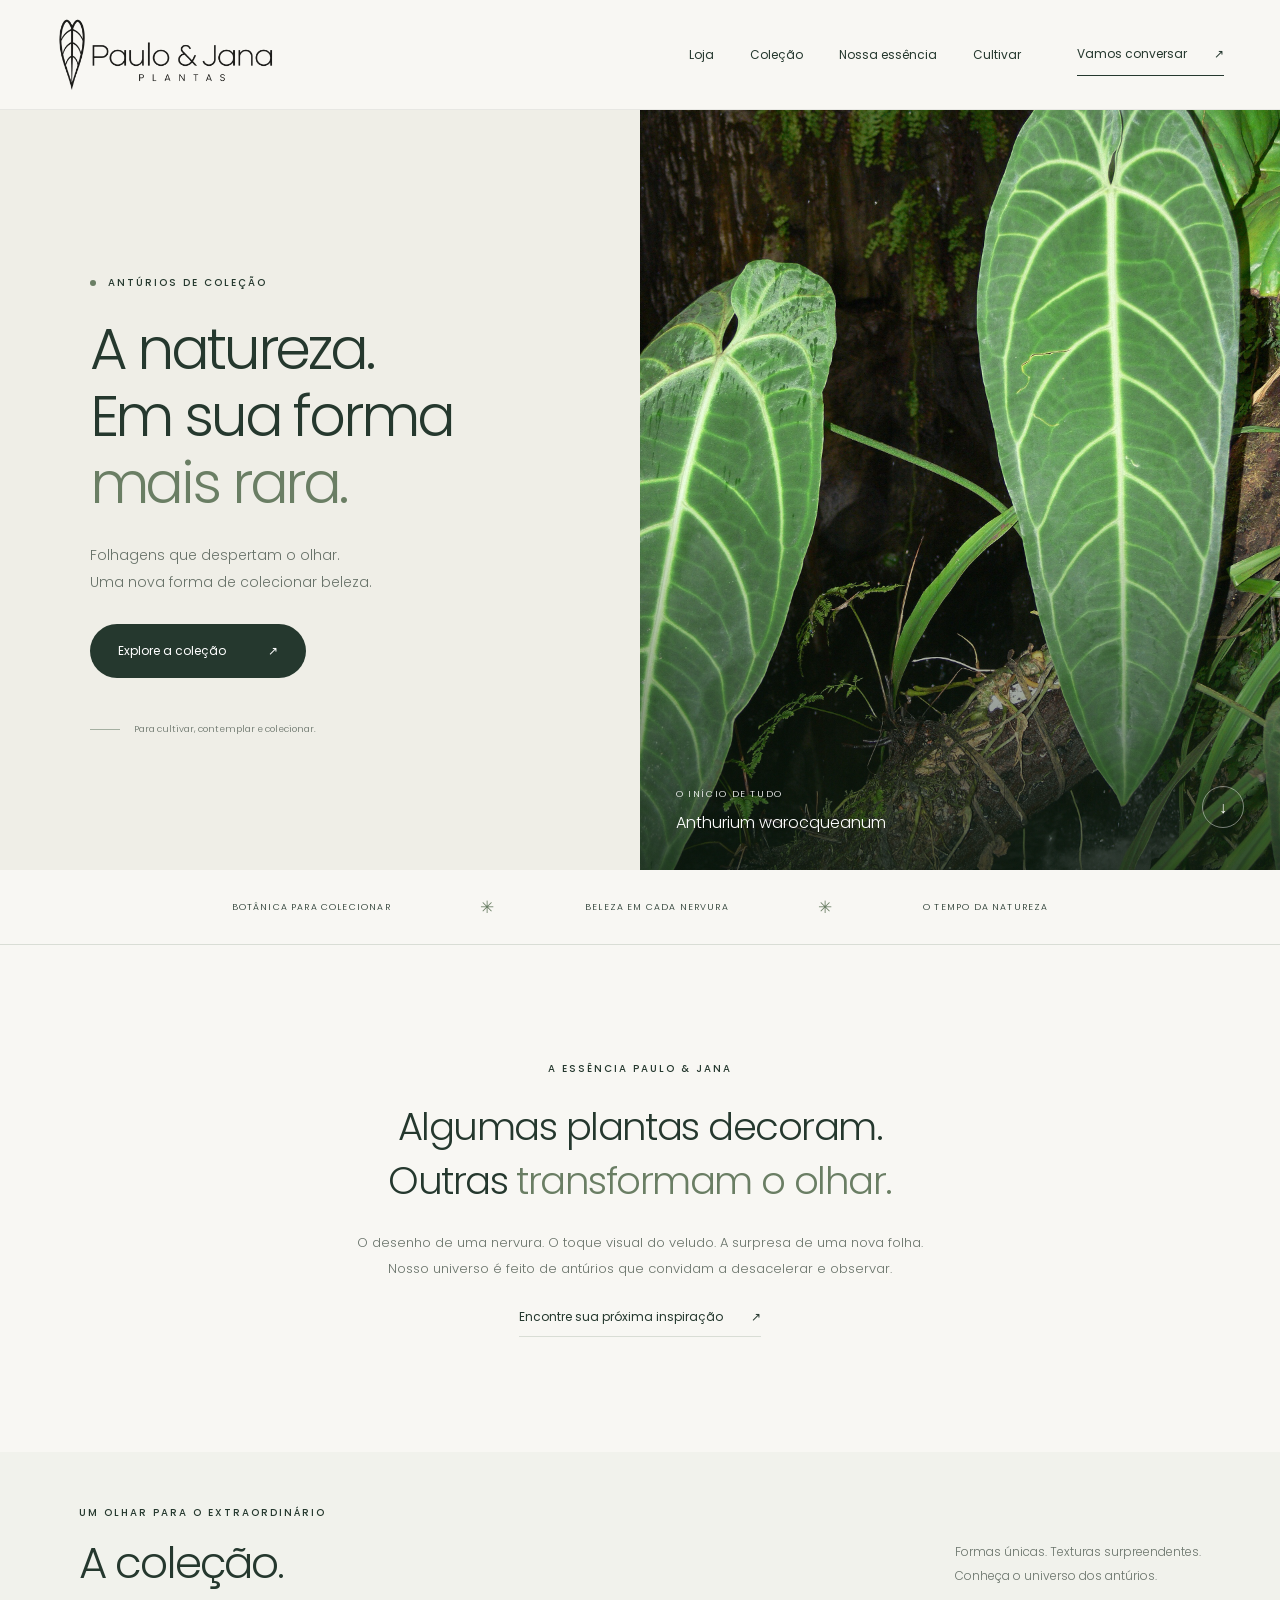
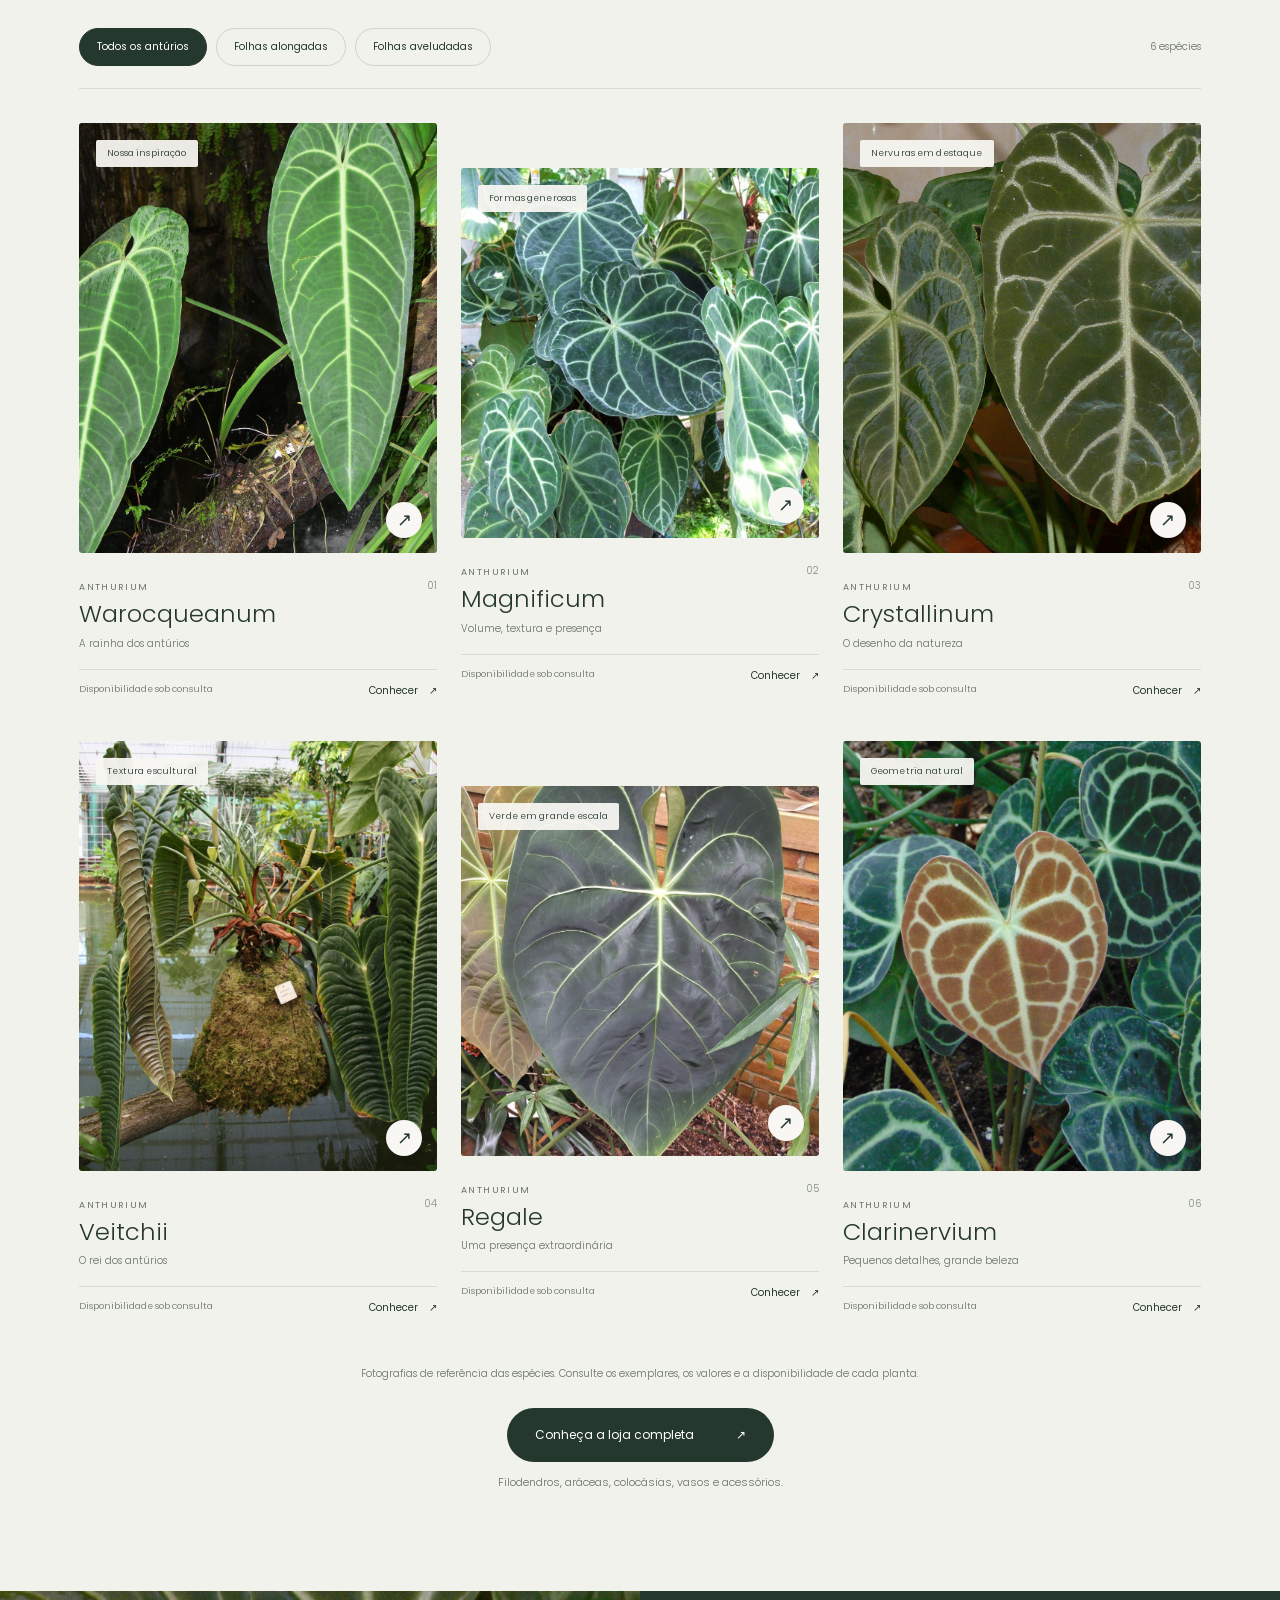
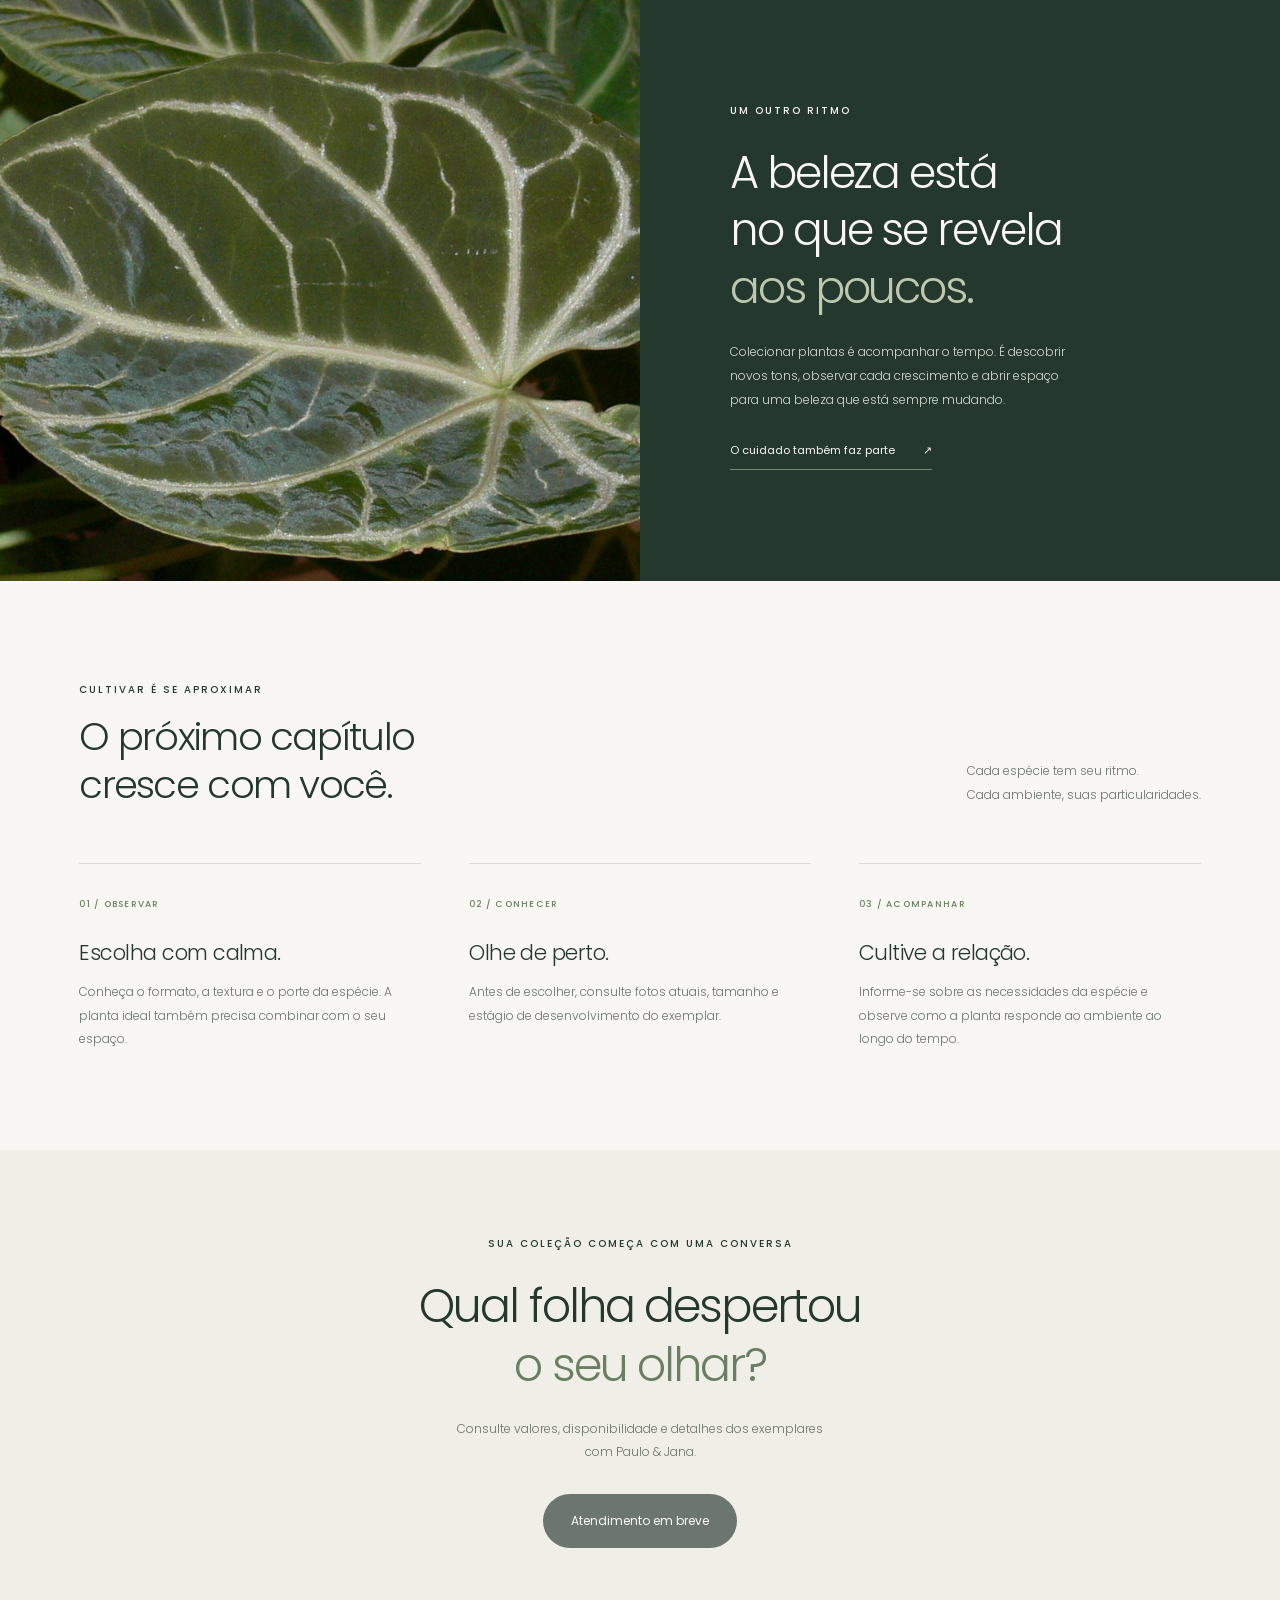
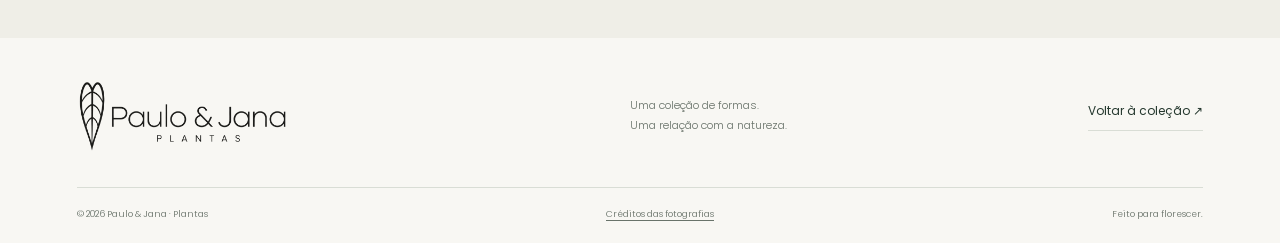
<file: index.html>
<!DOCTYPE html>
<html lang="pt-BR">
<head>
    <meta charset="utf-8"><meta name="viewport" content="width=device-width, initial-scale=1">
    <title>Antúrios de coleção | Paulo &amp; Jana — Plantas</title>
    <meta name="description" content="Entre no universo Paulo & Jana. Antúrios de coleção, folhagens aveludadas e formas extraordinárias. Conheça as espécies, vasos e acessórios e consulte a disponibilidade.">
    <meta name="robots" content="noindex, nofollow">
    <meta name="theme-color" content="#f6f5f0">
    <meta property="og:title" content="Paulo & Jana — Antúrios de coleção"><meta property="og:description" content="A natureza em sua forma mais rara. Folhagens para cultivar, contemplar e colecionar."><meta property="og:type" content="website">
    <meta property="og:image" content="https://gabrielalfa.github.io/paulo-jana-demo-20261004/Content/Imagens/Marca/paulo-jana.png"><meta name="twitter:card" content="summary_large_image">
    <link rel="icon" type="image/png" href="Content/Imagens/Marca/paulo-jana.png">
    <link rel="preconnect" href="https://fonts.googleapis.com"><link rel="preconnect" href="https://fonts.gstatic.com" crossorigin>
    <link href="https://fonts.googleapis.com/css2?family=Poppins:wght@300;400;500;600&display=swap" rel="stylesheet">
    <link href="Content/css/paulo-jana.css" rel="stylesheet">
</head>
<body data-whatsapp="" data-assets="Content/Imagens/Botanica/">
    <a href="#conteudo" class="skip-link">Pular para o conteúdo</a>
    <header class="site-header"><a class="brand" href="index.html" aria-label="Paulo & Jana Plantas — início"><img src="Content/Imagens/Marca/paulo-jana.png" alt="Paulo & Jana — Plantas" width="330" height="110"></a><button id="menu-toggle" type="button" aria-expanded="false" aria-controls="site-nav" aria-label="Abrir menu"><span></span><span></span></button><nav id="site-nav" aria-label="Menu principal"><a id="nav-shop" href="loja.html">Loja</a><a href="index.html#colecao">Coleção</a><a href="index.html#essencia">Nossa essência</a><a href="index.html#cultivo">Cultivar</a><a class="nav-contact" href="index.html#contato">Vamos conversar <span aria-hidden="true">↗</span></a></nav></header>
    <main id="conteudo">
    <section class="hero" aria-labelledby="hero-title">
        <div class="hero-copy">
            <p class="eyebrow"><span></span> Antúrios de coleção</p>
            <h1 id="hero-title">A natureza.<br>Em sua forma<br><em>mais rara.</em></h1>
            <p class="hero-description">Folhagens que despertam o olhar.<br>Uma nova forma de colecionar beleza.</p>
            <a class="button button-dark" href="#colecao">Explore a coleção <span aria-hidden="true">↗</span></a>
            <div class="hero-footnote"><span class="fine-line"></span> Para cultivar, contemplar e colecionar.</div>
        </div>
        <div class="hero-photo">
            <img src="Content/Imagens/Botanica/warocqueanum.jpg" alt="Folhas longas de Anthurium warocqueanum, inspiração da Paulo & Jana" width="900" height="1100" fetchpriority="high">
            <div class="hero-photo-caption"><div><span>O início de tudo</span><p>Anthurium warocqueanum</p></div><a href="#colecao" aria-label="Explorar os antúrios">↓</a></div>
        </div>
    </section>
    <div class="brand-strip" aria-label="Universo Paulo e Jana"><span>Botânica para colecionar</span><span aria-hidden="true">✳</span><span>Beleza em cada nervura</span><span aria-hidden="true">✳</span><span>O tempo da natureza</span></div>
    <section class="introduction section-shell" id="essencia" aria-labelledby="essencia-title">
        <p class="eyebrow">A essência Paulo & Jana</p>
        <h2 id="essencia-title">Algumas plantas decoram.<br>Outras <em>transformam o olhar.</em></h2>
        <p>O desenho de uma nervura. O toque visual do veludo. A surpresa de uma nova folha.<br class="desktop-break"> Nosso universo é feito de antúrios que convidam a desacelerar e observar.</p>
        <a class="text-link" href="#colecao">Encontre sua próxima inspiração <span aria-hidden="true">↗</span></a>
    </section>
    <section class="collection section-shell" id="colecao" aria-labelledby="collection-title">
        <div class="section-heading"><div><p class="eyebrow">Um olhar para o extraordinário</p><h2 id="collection-title">A coleção.</h2></div><p>Formas únicas. Texturas surpreendentes.<br>Conheça o universo dos antúrios.</p></div>
        <div class="filter-row"><div class="filters" role="group" aria-label="Filtrar espécies"><button type="button" class="active" data-filter="todas" aria-pressed="true">Todos os antúrios</button><button type="button" data-filter="alongadas" aria-pressed="false">Folhas alongadas</button><button type="button" data-filter="aveludadas" aria-pressed="false">Folhas aveludadas</button></div><span id="collection-count" role="status">6 espécies</span></div>
        <div class="plant-grid"><article class="plant-card" data-category="alongadas">
    <button class="plant-image" type="button" data-product="warocqueanum" aria-label="Ver detalhes de Anthurium Warocqueanum">
        <img src="Content/Imagens/Botanica/warocqueanum.jpg" alt="Folhagem de Anthurium Warocqueanum" loading="lazy" decoding="async" width="640" height="800">
        <span class="image-tag">Nossa inspiração</span><span class="image-arrow" aria-hidden="true">↗</span>
    </button>
    <div class="plant-caption"><div><span class="plant-genus">Anthurium</span><h3><button type="button" data-product="warocqueanum">Warocqueanum</button></h3><p>A rainha dos antúrios</p></div><span class="plant-number">01</span></div>
    <div class="plant-bottom"><span>Disponibilidade sob consulta</span><button type="button" data-product="warocqueanum">Conhecer <span aria-hidden="true">↗</span></button></div>
</article>
<article class="plant-card" data-category="aveludadas">
    <button class="plant-image" type="button" data-product="magnificum" aria-label="Ver detalhes de Anthurium Magnificum">
        <img src="Content/Imagens/Botanica/magnificum.jpg" alt="Folhagem de Anthurium Magnificum" loading="lazy" decoding="async" width="640" height="800">
        <span class="image-tag">Formas generosas</span><span class="image-arrow" aria-hidden="true">↗</span>
    </button>
    <div class="plant-caption"><div><span class="plant-genus">Anthurium</span><h3><button type="button" data-product="magnificum">Magnificum</button></h3><p>Volume, textura e presença</p></div><span class="plant-number">02</span></div>
    <div class="plant-bottom"><span>Disponibilidade sob consulta</span><button type="button" data-product="magnificum">Conhecer <span aria-hidden="true">↗</span></button></div>
</article>
<article class="plant-card" data-category="aveludadas">
    <button class="plant-image" type="button" data-product="crystallinum" aria-label="Ver detalhes de Anthurium Crystallinum">
        <img src="Content/Imagens/Botanica/crystallinum-planta.jpg" alt="Folhagem de Anthurium Crystallinum" loading="lazy" decoding="async" width="640" height="800">
        <span class="image-tag">Nervuras em destaque</span><span class="image-arrow" aria-hidden="true">↗</span>
    </button>
    <div class="plant-caption"><div><span class="plant-genus">Anthurium</span><h3><button type="button" data-product="crystallinum">Crystallinum</button></h3><p>O desenho da natureza</p></div><span class="plant-number">03</span></div>
    <div class="plant-bottom"><span>Disponibilidade sob consulta</span><button type="button" data-product="crystallinum">Conhecer <span aria-hidden="true">↗</span></button></div>
</article>
<article class="plant-card" data-category="alongadas">
    <button class="plant-image" type="button" data-product="veitchii" aria-label="Ver detalhes de Anthurium Veitchii">
        <img src="Content/Imagens/Botanica/veitchii.jpg" alt="Folhagem de Anthurium Veitchii" loading="lazy" decoding="async" width="640" height="800">
        <span class="image-tag">Textura escultural</span><span class="image-arrow" aria-hidden="true">↗</span>
    </button>
    <div class="plant-caption"><div><span class="plant-genus">Anthurium</span><h3><button type="button" data-product="veitchii">Veitchii</button></h3><p>O rei dos antúrios</p></div><span class="plant-number">04</span></div>
    <div class="plant-bottom"><span>Disponibilidade sob consulta</span><button type="button" data-product="veitchii">Conhecer <span aria-hidden="true">↗</span></button></div>
</article>
<article class="plant-card" data-category="aveludadas">
    <button class="plant-image" type="button" data-product="regale" aria-label="Ver detalhes de Anthurium Regale">
        <img src="Content/Imagens/Botanica/regale.jpg" alt="Folhagem de Anthurium Regale" loading="lazy" decoding="async" width="640" height="800">
        <span class="image-tag">Verde em grande escala</span><span class="image-arrow" aria-hidden="true">↗</span>
    </button>
    <div class="plant-caption"><div><span class="plant-genus">Anthurium</span><h3><button type="button" data-product="regale">Regale</button></h3><p>Uma presença extraordinária</p></div><span class="plant-number">05</span></div>
    <div class="plant-bottom"><span>Disponibilidade sob consulta</span><button type="button" data-product="regale">Conhecer <span aria-hidden="true">↗</span></button></div>
</article>
<article class="plant-card" data-category="aveludadas">
    <button class="plant-image" type="button" data-product="clarinervium" aria-label="Ver detalhes de Anthurium Clarinervium">
        <img src="Content/Imagens/Botanica/clarinervium.jpg" alt="Folhagem de Anthurium Clarinervium" loading="lazy" decoding="async" width="640" height="800">
        <span class="image-tag">Geometria natural</span><span class="image-arrow" aria-hidden="true">↗</span>
    </button>
    <div class="plant-caption"><div><span class="plant-genus">Anthurium</span><h3><button type="button" data-product="clarinervium">Clarinervium</button></h3><p>Pequenos detalhes, grande beleza</p></div><span class="plant-number">06</span></div>
    <div class="plant-bottom"><span>Disponibilidade sob consulta</span><button type="button" data-product="clarinervium">Conhecer <span aria-hidden="true">↗</span></button></div>
</article></div>
        <p class="reference-note">Fotografias de referência das espécies. Consulte os exemplares, os valores e a disponibilidade de cada planta.</p>
        <div class="home-shop-link"><a class="button button-dark" href="loja.html">Conheça a loja completa <span aria-hidden="true">↗</span></a><p>Filodendros, aráceas, colocásias, vasos e acessórios.</p></div>
    </section>
    <section class="feature" aria-labelledby="feature-title">
        <div class="feature-image"><img src="Content/Imagens/Botanica/crystallinum.jpg" alt="Detalhe das nervuras de uma folha de Anthurium crystallinum" loading="lazy" width="1000" height="900"></div>
        <div class="feature-copy"><p class="eyebrow">Um outro ritmo</p><h2 id="feature-title">A beleza está<br>no que se revela<br><em>aos poucos.</em></h2><p>Colecionar plantas é acompanhar o tempo. É descobrir novos tons, observar cada crescimento e abrir espaço para uma beleza que está sempre mudando.</p><a class="text-link" href="#cultivo">O cuidado também faz parte <span aria-hidden="true">↗</span></a></div>
    </section>
    <section class="care section-shell" id="cultivo" aria-labelledby="care-title"><div class="section-heading"><div><p class="eyebrow">Cultivar é se aproximar</p><h2 id="care-title">O próximo capítulo<br>cresce com você.</h2></div><p>Cada espécie tem seu ritmo.<br>Cada ambiente, suas particularidades.</p></div>
        <div class="care-grid"><article><span class="care-number">01 / OBSERVAR</span><h3>Escolha com calma.</h3><p>Conheça o formato, a textura e o porte da espécie. A planta ideal também precisa combinar com o seu espaço.</p></article><article><span class="care-number">02 / CONHECER</span><h3>Olhe de perto.</h3><p>Antes de escolher, consulte fotos atuais, tamanho e estágio de desenvolvimento do exemplar.</p></article><article><span class="care-number">03 / ACOMPANHAR</span><h3>Cultive a relação.</h3><p>Informe-se sobre as necessidades da espécie e observe como a planta responde ao ambiente ao longo do tempo.</p></article></div>
    </section>
    <section class="contact section-shell" id="contato" aria-labelledby="contact-title"><p class="eyebrow">Sua coleção começa com uma conversa</p><h2 id="contact-title">Qual folha despertou<br><em>o seu olhar?</em></h2><p>Consulte valores, disponibilidade e detalhes dos exemplares<br class="desktop-break"> com Paulo & Jana.</p>
        
            <button class="button button-dark" type="button" disabled>Atendimento em breve</button>
    </section>
</main>

<main id="areaPerfilProduto" class="details-page section-shell" hidden aria-labelledby="detail-title">
    <nav class="detail-breadcrumb" aria-label="Localização"><a href="#colecao" data-back-catalog>Coleção</a><span aria-hidden="true">/</span><span id="detail-breadcrumb-name"></span></nav>
    <section class="perfil-produto">
        <div class="detail-columns">
            <div class="produto-gallery">
                <button id="detail-zoom" class="detail-image-button" type="button" aria-label="Ampliar fotografia do produto"><img id="imgPrincipal" alt="" width="700" height="850"></button>
                <div id="detail-thumbnails" class="miniaturas thumbnails"></div>
                <p class="reference-note">Fotografias de referência. Consulte imagens e características do item disponível.</p>
            </div>
            <div class="detail-copy">
                <p class="eyebrow">Paulo & Jana · Plantas</p>
                <p class="plant-genus" id="detail-genus">Anthurium</p>
                <h1 id="detail-title" tabindex="-1"></h1>
                <p id="detail-label" class="detail-label"></p>
                <p class="detail-price">Valor sob consulta</p>
                <p class="detail-availability">Exemplar, valor e disponibilidade a confirmar.</p>
                <button id="comprar-agora" type="button" class="button button-dark">Comprar Agora <span aria-hidden="true">↗</span></button>
                <p class="checkout-demo-note">Demonstração de compra · nenhum pagamento será cobrado.</p>
                <div class="pagamentos" aria-label="Opções no checkout demonstrativo"><span>Pix</span><span>Cartão</span><span>Boleto</span></div>
                <p id="detail-description" class="detail-description"></p>
                <dl><div><dt id="detail-spec-label">Espécie</dt><dd id="detail-species"></dd></div><div><dt id="detail-shape-label">Folhagem</dt><dd id="detail-shape"></dd></div><div><dt id="detail-texture-label">Textura</dt><dd id="detail-texture"></dd></div></dl>
                <div class="detail-delivery"><p>Entrega e condições de envio a confirmar com Paulo & Jana.</p><p>O tamanho, o desenho e a coloração variam entre exemplares.</p></div>
                <a class="text-link" href="#colecao" data-back-catalog>← Voltar à coleção</a>
            </div>
        </div>
        <section class="produtos-relacionados" aria-labelledby="related-title"><p class="eyebrow">Continue descobrindo</p><h2 id="related-title">Outros antúrios da coleção.</h2><div id="detail-related" class="related-grid"></div></section>
    </section>
</main>
<dialog id="offcanvasCheckout" class="leve-checkout" aria-labelledby="offcanvasCheckoutLabel">
    <div class="offcanvas-header"><div><p class="eyebrow">Paulo & Jana · Plantas</p><h2 id="offcanvasCheckoutLabel">Finalizar compra</h2></div><button type="button" class="dialog-close" data-checkout-close aria-label="Fechar checkout">×</button></div>
    <div class="offcanvas-body">
        <div class="checkout-summary"><img id="checkout-img" alt="" width="90" height="110"><div><span class="plant-genus" id="checkout-genus">Anthurium</span><h3 id="checkout-nome"></h3><p id="checkout-preco">Valor sob consulta</p></div></div>
        <p class="checkout-demo-note">Este é um checkout demonstrativo. Os dados não são enviados nem armazenados, e nenhum pagamento será cobrado.</p>
        <form id="checkout-form">
            <fieldset><legend>Seus dados</legend>
                <label for="checkout-name">Nome completo</label><input id="checkout-name" name="nome" autocomplete="name" required maxlength="120">
                <label for="checkout-email">E-mail</label><input id="checkout-email" name="email" type="email" autocomplete="email" required maxlength="180">
                <label for="checkout-phone">Telefone</label><input id="checkout-phone" name="telefone" type="tel" autocomplete="tel" required maxlength="25">
            </fieldset>
            <fieldset><legend>Endereço de entrega</legend>
                <label for="checkout-street">Rua, número e complemento</label><input id="checkout-street" name="endereco" autocomplete="street-address" required maxlength="200">
                <div class="checkout-address-row"><div><label for="checkout-city">Cidade</label><input id="checkout-city" name="cidade" autocomplete="address-level2" required maxlength="100"></div><div><label for="checkout-state">UF</label><input id="checkout-state" name="uf" autocomplete="address-level1" required maxlength="2" minlength="2" pattern="[A-Za-z]{2}"></div></div>
                <label for="checkout-zip">CEP</label><input id="checkout-zip" name="cep" inputmode="numeric" autocomplete="postal-code" required pattern="[0-9]{5}-?[0-9]{3}" maxlength="9" placeholder="00000-000">
            </fieldset>
            <fieldset class="payment-options"><legend>Forma de pagamento</legend>
                <label class="payment-option"><input type="radio" name="pagamento" value="Pix" checked><span>Pix</span></label>
                <label class="payment-option"><input type="radio" name="pagamento" value="Cartão de crédito"><span>Cartão de crédito</span></label>
                <label class="payment-option"><input type="radio" name="pagamento" value="Boleto bancário"><span>Boleto bancário</span></label>
            </fieldset>
            <div class="checkout-totals"><div><span>Produto</span><span>Sob consulta</span></div><div><span>Frete</span><span>A confirmar</span></div><div><strong>Total</strong><span>A confirmar</span></div></div>
            <button class="button button-dark" type="submit">Finalizar simulação <span aria-hidden="true">↗</span></button>
        </form>
        <section id="checkout-status" class="checkout-success" hidden aria-live="polite"><span class="success-mark" aria-hidden="true">✓</span><h3 tabindex="-1">Simulação concluída!</h3><p id="checkout-result"></p><p>Nenhum pedido foi enviado e nenhum pagamento foi realizado.</p><button type="button" id="btnFecharCheckout" class="button button-dark">Voltar ao produto</button></section>
    </div>
</dialog>

<dialog id="product-dialog" class="product-dialog" aria-labelledby="product-title"><button class="dialog-close" type="button" data-close aria-label="Fechar detalhes">×</button><div class="product-layout"><div class="product-visual"><button id="zoom-product" type="button" aria-label="Ampliar fotografia"><img id="product-image" alt="" width="700" height="850"></button><div id="product-thumbnails" class="thumbnails"></div></div><div class="product-copy"><p class="eyebrow">Paulo & Jana · Plantas</p><span class="plant-genus">Anthurium</span><h2 id="product-title"></h2><p id="product-description"></p><dl><div><dt>Folhagem</dt><dd id="product-shape"></dd></div><div><dt>Textura</dt><dd id="product-texture"></dd></div><div><dt>Valor e disponibilidade</dt><dd>Sob consulta</dd></div></dl><a id="product-contact" class="button button-dark" href="#contato">Consultar este antúrio <span aria-hidden="true">↗</span></a><p class="product-reference">Fotografia de referência. O tamanho, o desenho e a coloração variam entre exemplares. Consulte fotos atuais da planta antes da compra.</p></div></div></dialog>
<dialog id="photo-dialog" class="photo-dialog" aria-label="Fotografia ampliada"><button type="button" class="dialog-close" data-close aria-label="Fechar fotografia">×</button><img id="zoom-image" alt=""></dialog>

    <footer class="site-footer"><div class="footer-top"><a class="brand footer-brand" href="index.html" aria-label="Paulo & Jana — início"><img src="Content/Imagens/Marca/paulo-jana.png" alt="Paulo & Jana — Plantas" width="330" height="110" loading="lazy"></a><p>Uma coleção de formas.<br>Uma relação com a natureza.</p><a class="text-link" href="index.html#colecao">Voltar à coleção ↗</a></div><div class="footer-bottom"><span>© 2026 Paulo & Jana · Plantas</span><a href="Content/Imagens/Botanica/creditos.html">Créditos das fotografias</a><span>Feito para florescer.</span></div></footer>
    <script src="Scripts/paulo-jana-catalog.js" defer></script><script src="Scripts/paulo-jana.js" defer></script>
    <script src="Scripts/paulo-jana-shop-data.js" defer></script><script src="Scripts/paulo-jana-loja.js" defer></script>
    <script src="Scripts/paulo-jana-compra.js" defer></script>
    
</body>
</html>
</file>
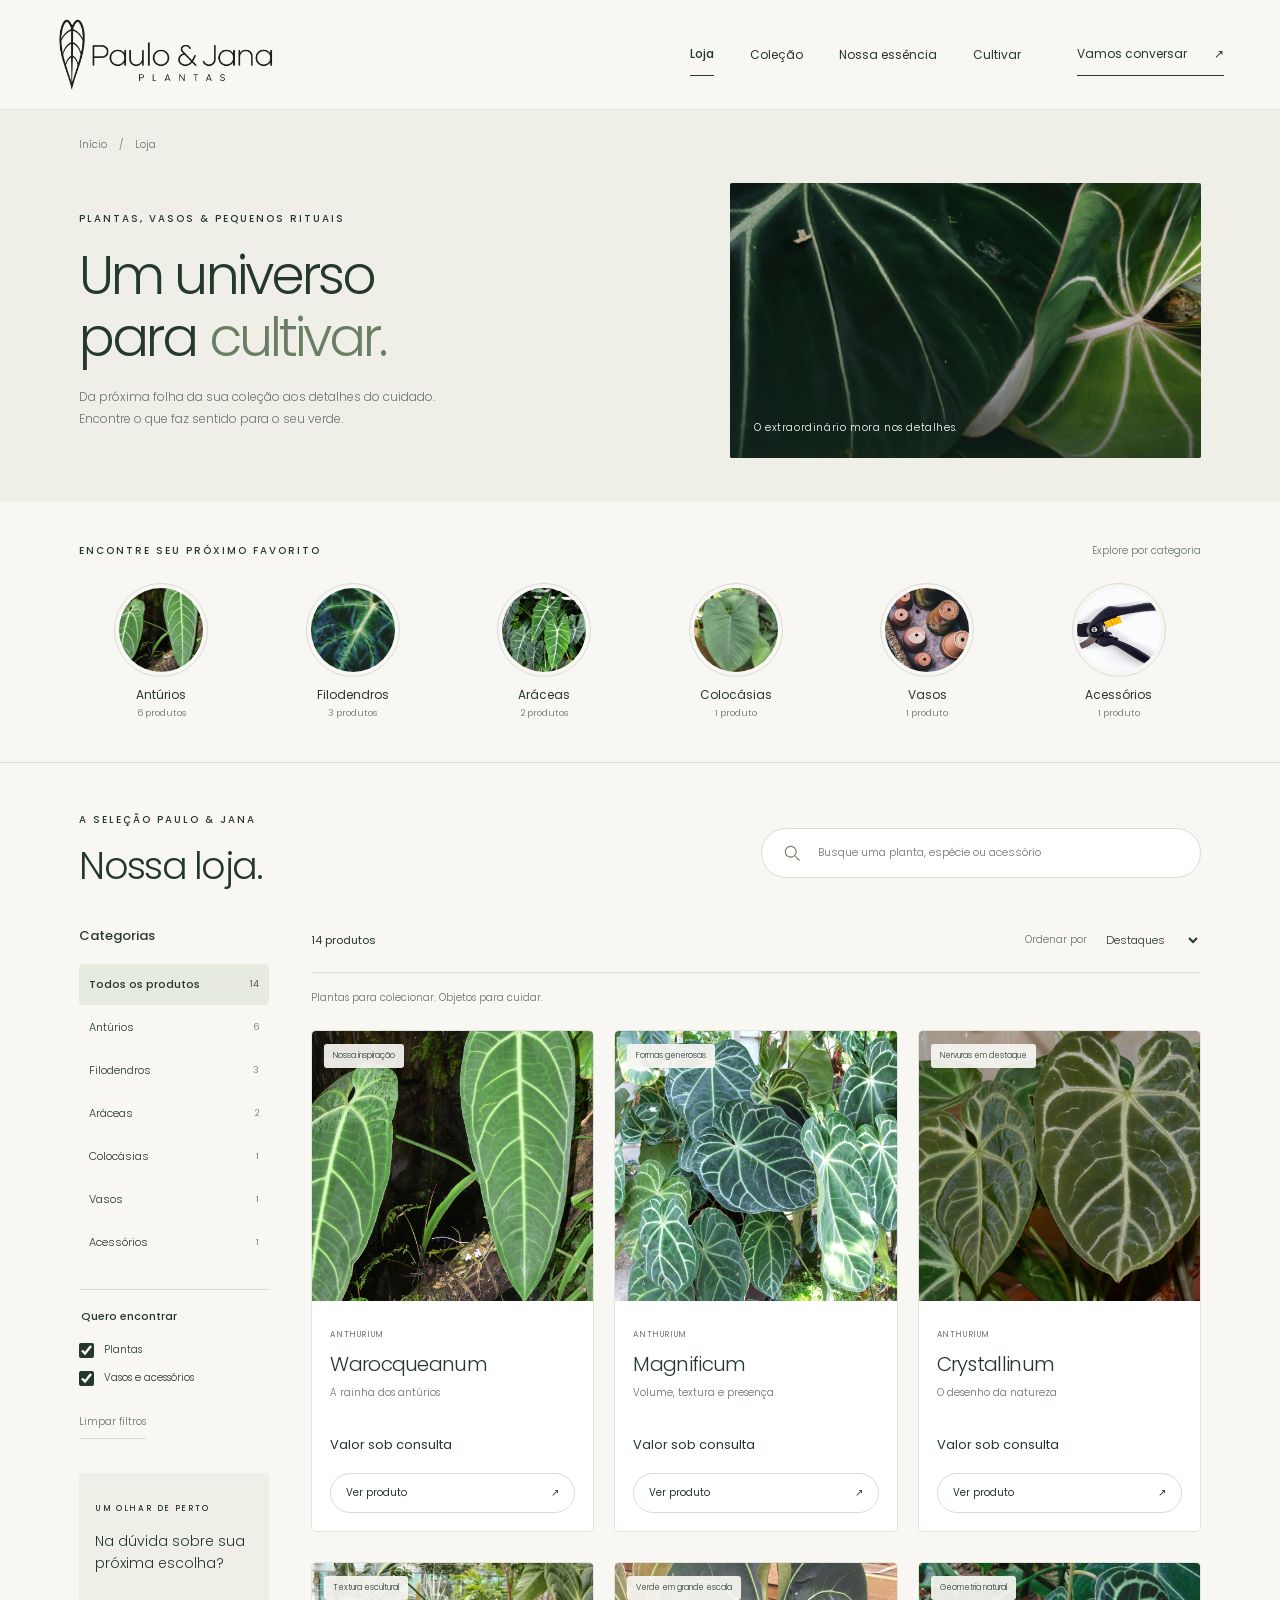
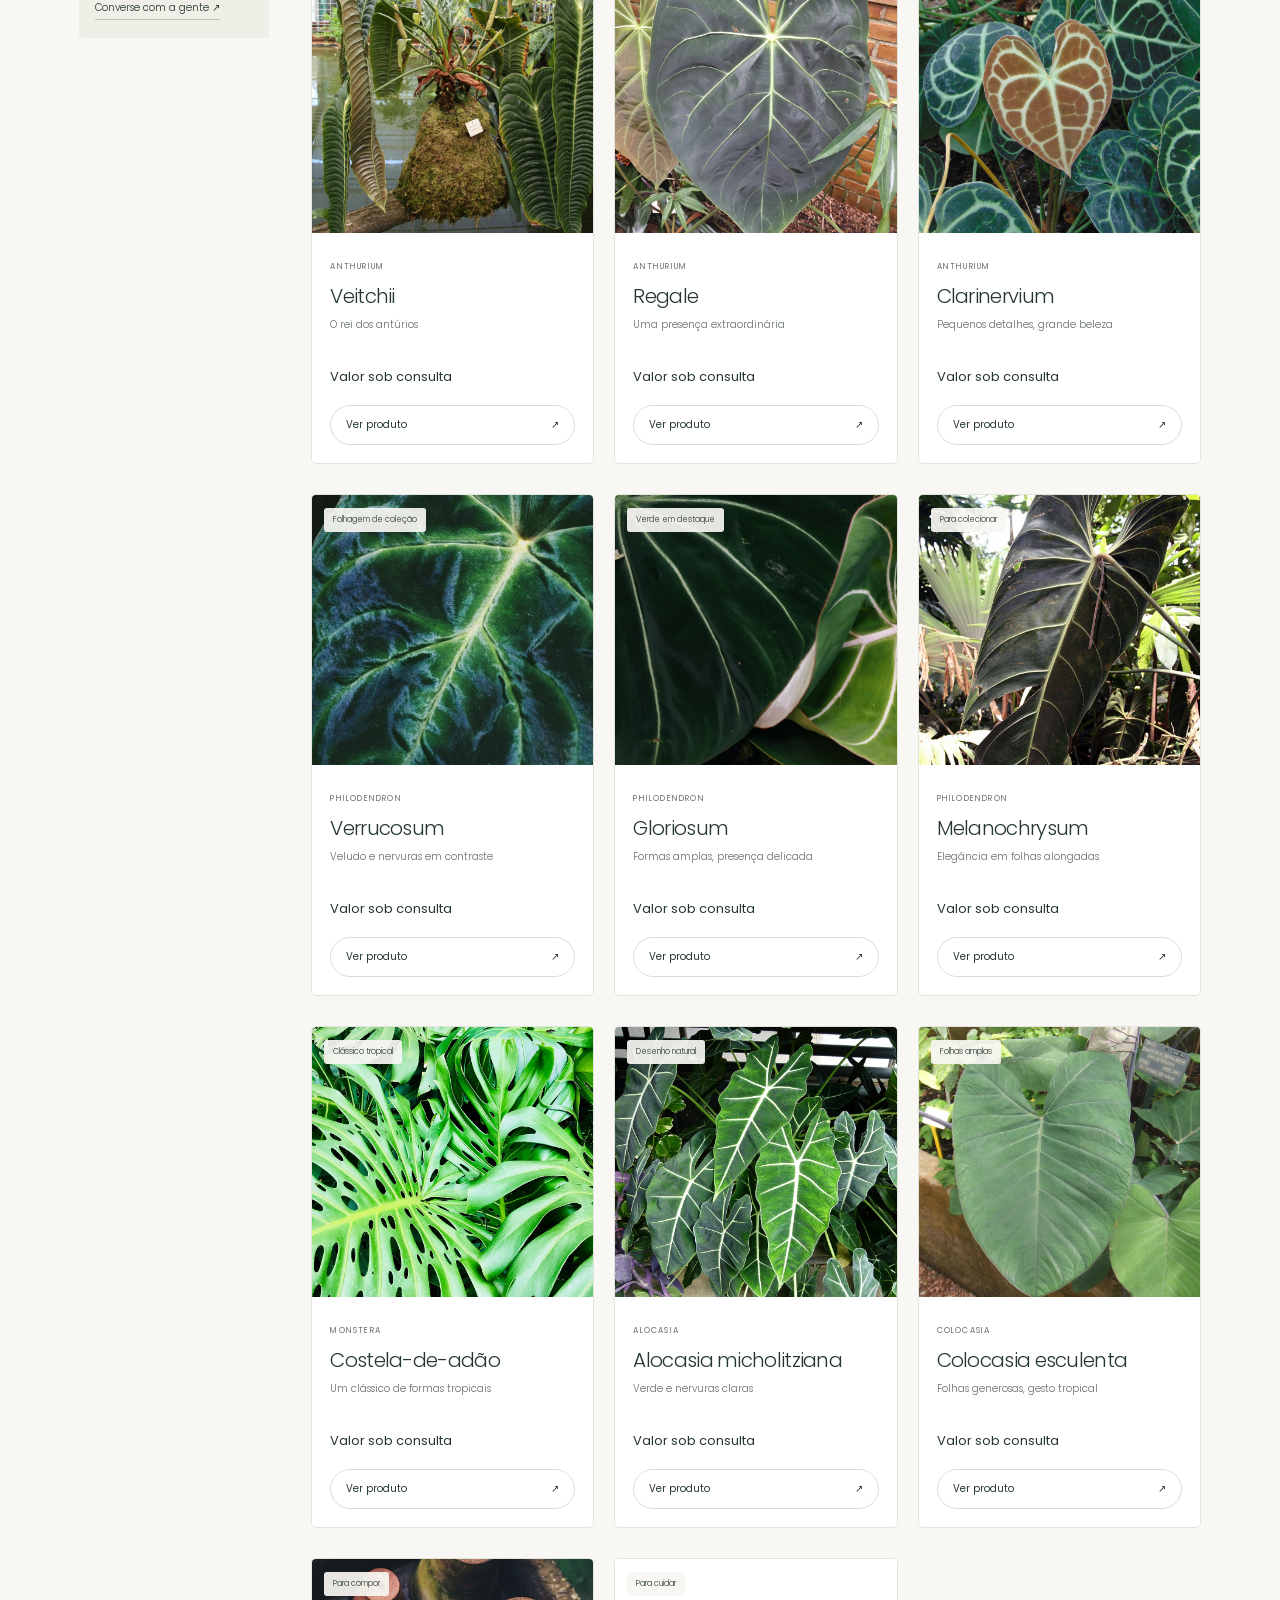
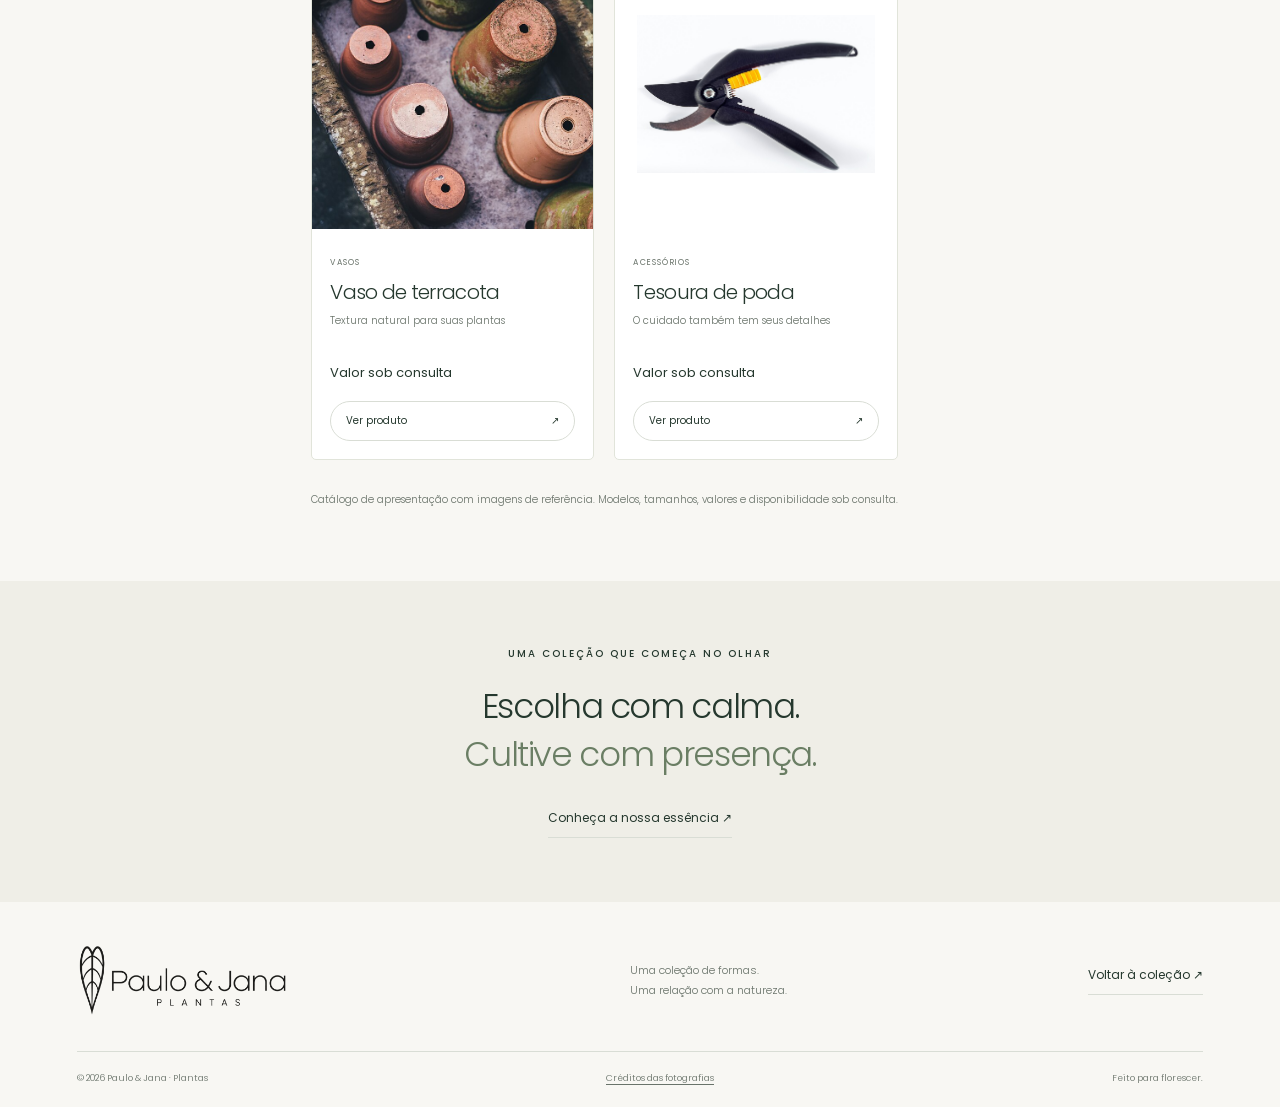
<file: loja.html>
<!DOCTYPE html>
<html lang="pt-BR">
<head>
    <meta charset="utf-8"><meta name="viewport" content="width=device-width, initial-scale=1">
    <title>Loja — Plantas, vasos e acessórios | Paulo &amp; Jana — Plantas</title>
    <meta name="description" content="Entre no universo Paulo & Jana. Antúrios de coleção, folhagens aveludadas e formas extraordinárias. Conheça as espécies, vasos e acessórios e consulte a disponibilidade.">
    <meta name="robots" content="noindex, nofollow">
    <meta name="theme-color" content="#f6f5f0">
    <meta property="og:title" content="Paulo & Jana — Antúrios de coleção"><meta property="og:description" content="A natureza em sua forma mais rara. Folhagens para cultivar, contemplar e colecionar."><meta property="og:type" content="website">
    <meta property="og:image" content="https://gabrielalfa.github.io/paulo-jana-demo-20261004/Content/Imagens/Marca/paulo-jana.png"><meta name="twitter:card" content="summary_large_image">
    <link rel="icon" type="image/png" href="Content/Imagens/Marca/paulo-jana.png">
    <link rel="preconnect" href="https://fonts.googleapis.com"><link rel="preconnect" href="https://fonts.gstatic.com" crossorigin>
    <link href="https://fonts.googleapis.com/css2?family=Poppins:wght@300;400;500;600&display=swap" rel="stylesheet">
    <link href="Content/css/paulo-jana.css" rel="stylesheet">
</head>
<body data-whatsapp="" data-assets="Content/Imagens/Botanica/">
    <a href="#conteudo" class="skip-link">Pular para o conteúdo</a>
    <header class="site-header"><a class="brand" href="index.html" aria-label="Paulo & Jana Plantas — início"><img src="Content/Imagens/Marca/paulo-jana.png" alt="Paulo & Jana — Plantas" width="330" height="110"></a><button id="menu-toggle" type="button" aria-expanded="false" aria-controls="site-nav" aria-label="Abrir menu"><span></span><span></span></button><nav id="site-nav" aria-label="Menu principal"><a id="nav-shop" href="loja.html">Loja</a><a href="index.html#colecao">Coleção</a><a href="index.html#essencia">Nossa essência</a><a href="index.html#cultivo">Cultivar</a><a class="nav-contact" href="index.html#contato">Vamos conversar <span aria-hidden="true">↗</span></a></nav></header>
    <main id="conteudo" class="shop-page">
    <section class="shop-intro section-shell" aria-labelledby="shop-title">
        <nav class="shop-breadcrumb" aria-label="Localização"><a href="index.html">Início</a><span aria-hidden="true">/</span><span>Loja</span></nav>
        <div class="shop-intro-row"><div><p class="eyebrow">Plantas, vasos & pequenos rituais</p><h1 id="shop-title">Um universo<br>para <em>cultivar.</em></h1><p>Da próxima folha da sua coleção aos detalhes do cuidado.<br>Encontre o que faz sentido para o seu verde.</p></div><div class="shop-intro-image"><img src="Content/Imagens/Botanica/philodendron-gloriosum.jpg" alt="Detalhe aveludado de um filodendro" width="550" height="330"><span>O extraordinário mora nos detalhes.</span></div></div>
    </section>
    <section class="shop-categories section-shell" aria-label="Explore as categorias"><div class="shop-section-label"><p class="eyebrow">Encontre seu próximo favorito</p><span>Explore por categoria</span></div><div class="category-tiles"><button type="button" class="category-tile" data-shop-category="anturios" aria-pressed="false"><span class="category-photo"><img src="Content/Imagens/Botanica/warocqueanum.jpg" alt="" width="180" height="180" loading="lazy"></span><span>Antúrios</span><small>6 produtos</small></button><button type="button" class="category-tile" data-shop-category="filodendros" aria-pressed="false"><span class="category-photo"><img src="Content/Imagens/Botanica/philodendron-verrucosum.jpg" alt="" width="180" height="180" loading="lazy"></span><span>Filodendros</span><small>3 produtos</small></button><button type="button" class="category-tile" data-shop-category="araceas" aria-pressed="false"><span class="category-photo"><img src="Content/Imagens/Botanica/alocasia-micholitziana.jpg" alt="" width="180" height="180" loading="lazy"></span><span>Aráceas</span><small>2 produtos</small></button><button type="button" class="category-tile" data-shop-category="colocasias" aria-pressed="false"><span class="category-photo"><img src="Content/Imagens/Botanica/colocasia-esculenta.jpg" alt="" width="180" height="180" loading="lazy"></span><span>Colocásias</span><small>1 produto</small></button><button type="button" class="category-tile" data-shop-category="vasos" aria-pressed="false"><span class="category-photo"><img src="Content/Imagens/Botanica/vaso-terracota.jpg" alt="" width="180" height="180" loading="lazy"></span><span>Vasos</span><small>1 produto</small></button><button type="button" class="category-tile" data-shop-category="acessorios" aria-pressed="false"><span class="category-photo"><img src="Content/Imagens/Botanica/tesoura-poda.jpg" alt="" width="180" height="180" loading="lazy"></span><span>Acessórios</span><small>1 produto</small></button></div></section>
    <section class="shop-catalog section-shell" id="catalogo" aria-labelledby="shop-catalog-title">
        <div class="shop-catalog-heading"><div><p class="eyebrow">A seleção Paulo & Jana</p><h2 id="shop-catalog-title">Nossa loja.</h2></div><div class="shop-search"><label class="sr-only" for="shop-search">Buscar plantas e produtos</label><svg viewBox="0 0 24 24" width="20" height="20" fill="none" stroke="currentColor" stroke-width="1.4" aria-hidden="true"><circle cx="10.5" cy="10.5" r="6.5"/><path d="m16 16 5 5"/></svg><input id="shop-search" type="search" placeholder="Busque uma planta, espécie ou acessório" autocomplete="off"></div></div>
        <button id="shop-filter-toggle" type="button" aria-expanded="false" aria-controls="shop-sidebar">Categorias e filtros <span aria-hidden="true">＋</span></button>
        <div class="shop-body"><aside class="shop-sidebar" id="shop-sidebar" aria-label="Filtros da loja"><h3>Categorias</h3><div class="shop-category-list"><button type="button" class="active" data-shop-category="todas" aria-pressed="true"><span>Todos os produtos</span><span>14</span></button><button type="button" data-shop-category="anturios" aria-pressed="false"><span>Antúrios</span><span>6</span></button><button type="button" data-shop-category="filodendros" aria-pressed="false"><span>Filodendros</span><span>3</span></button><button type="button" data-shop-category="araceas" aria-pressed="false"><span>Aráceas</span><span>2</span></button><button type="button" data-shop-category="colocasias" aria-pressed="false"><span>Colocásias</span><span>1</span></button><button type="button" data-shop-category="vasos" aria-pressed="false"><span>Vasos</span><span>1</span></button><button type="button" data-shop-category="acessorios" aria-pressed="false"><span>Acessórios</span><span>1</span></button></div><fieldset class="shop-kind"><legend>Quero encontrar</legend><label><input type="checkbox" name="shop-kind" value="plantas" checked> Plantas</label><label><input type="checkbox" name="shop-kind" value="acessorios" checked> Vasos e acessórios</label></fieldset><button type="button" class="shop-reset" data-shop-reset>Limpar filtros</button><div class="shop-help"><span class="eyebrow">Um olhar de perto</span><p>Na dúvida sobre sua próxima escolha?</p><a href="index.html#contato">Converse com a gente ↗</a></div></aside>
        <div class="shop-results"><div class="shop-results-toolbar"><p id="shop-count" role="status" aria-live="polite">14 produtos</p><div><label for="shop-sort">Ordenar por</label><select id="shop-sort"><option value="destaques">Destaques</option><option value="az">Nome: A–Z</option><option value="za">Nome: Z–A</option></select></div></div><div class="shop-active-filters" id="shop-active-filters" hidden><span id="shop-filter-summary"></span><button type="button" data-shop-reset>Limpar seleção ×</button></div><p id="shop-category-description" class="shop-category-description">Plantas para colecionar. Objetos para cuidar.</p><div class="shop-grid" id="shop-grid"><article class="shop-product" data-shop-product="warocqueanum" data-category="anturios"><a class="shop-product-photo " href="#produto/warocqueanum" aria-label="Ver Anthurium warocqueanum"><img src="Content/Imagens/Botanica/warocqueanum.jpg" alt="Anthurium warocqueanum — imagem de referência" width="500" height="600" loading="lazy"><span>Nossa inspiração</span></a><div class="shop-product-info"><span class="plant-genus">Anthurium</span><h3><a href="#produto/warocqueanum">Warocqueanum</a></h3><p>A rainha dos antúrios</p><div class="shop-product-price">Valor sob consulta</div><a class="shop-product-cta" href="#produto/warocqueanum">Ver produto <span aria-hidden="true">↗</span></a></div></article><article class="shop-product" data-shop-product="magnificum" data-category="anturios"><a class="shop-product-photo " href="#produto/magnificum" aria-label="Ver Anthurium magnificum"><img src="Content/Imagens/Botanica/magnificum.jpg" alt="Anthurium magnificum — imagem de referência" width="500" height="600" loading="lazy"><span>Formas generosas</span></a><div class="shop-product-info"><span class="plant-genus">Anthurium</span><h3><a href="#produto/magnificum">Magnificum</a></h3><p>Volume, textura e presença</p><div class="shop-product-price">Valor sob consulta</div><a class="shop-product-cta" href="#produto/magnificum">Ver produto <span aria-hidden="true">↗</span></a></div></article><article class="shop-product" data-shop-product="crystallinum" data-category="anturios"><a class="shop-product-photo " href="#produto/crystallinum" aria-label="Ver Anthurium crystallinum"><img src="Content/Imagens/Botanica/crystallinum-planta.jpg" alt="Anthurium crystallinum — imagem de referência" width="500" height="600" loading="lazy"><span>Nervuras em destaque</span></a><div class="shop-product-info"><span class="plant-genus">Anthurium</span><h3><a href="#produto/crystallinum">Crystallinum</a></h3><p>O desenho da natureza</p><div class="shop-product-price">Valor sob consulta</div><a class="shop-product-cta" href="#produto/crystallinum">Ver produto <span aria-hidden="true">↗</span></a></div></article><article class="shop-product" data-shop-product="veitchii" data-category="anturios"><a class="shop-product-photo " href="#produto/veitchii" aria-label="Ver Anthurium veitchii"><img src="Content/Imagens/Botanica/veitchii.jpg" alt="Anthurium veitchii — imagem de referência" width="500" height="600" loading="lazy"><span>Textura escultural</span></a><div class="shop-product-info"><span class="plant-genus">Anthurium</span><h3><a href="#produto/veitchii">Veitchii</a></h3><p>O rei dos antúrios</p><div class="shop-product-price">Valor sob consulta</div><a class="shop-product-cta" href="#produto/veitchii">Ver produto <span aria-hidden="true">↗</span></a></div></article><article class="shop-product" data-shop-product="regale" data-category="anturios"><a class="shop-product-photo " href="#produto/regale" aria-label="Ver Anthurium regale"><img src="Content/Imagens/Botanica/regale.jpg" alt="Anthurium regale — imagem de referência" width="500" height="600" loading="lazy"><span>Verde em grande escala</span></a><div class="shop-product-info"><span class="plant-genus">Anthurium</span><h3><a href="#produto/regale">Regale</a></h3><p>Uma presença extraordinária</p><div class="shop-product-price">Valor sob consulta</div><a class="shop-product-cta" href="#produto/regale">Ver produto <span aria-hidden="true">↗</span></a></div></article><article class="shop-product" data-shop-product="clarinervium" data-category="anturios"><a class="shop-product-photo " href="#produto/clarinervium" aria-label="Ver Anthurium clarinervium"><img src="Content/Imagens/Botanica/clarinervium.jpg" alt="Anthurium clarinervium — imagem de referência" width="500" height="600" loading="lazy"><span>Geometria natural</span></a><div class="shop-product-info"><span class="plant-genus">Anthurium</span><h3><a href="#produto/clarinervium">Clarinervium</a></h3><p>Pequenos detalhes, grande beleza</p><div class="shop-product-price">Valor sob consulta</div><a class="shop-product-cta" href="#produto/clarinervium">Ver produto <span aria-hidden="true">↗</span></a></div></article><article class="shop-product" data-shop-product="philodendron-verrucosum" data-category="filodendros"><a class="shop-product-photo " href="#produto/philodendron-verrucosum" aria-label="Ver Philodendron verrucosum"><img src="Content/Imagens/Botanica/philodendron-verrucosum.jpg" alt="Philodendron verrucosum — imagem de referência" width="500" height="600" loading="lazy"><span>Folhagem de coleção</span></a><div class="shop-product-info"><span class="plant-genus">Philodendron</span><h3><a href="#produto/philodendron-verrucosum">Verrucosum</a></h3><p>Veludo e nervuras em contraste</p><div class="shop-product-price">Valor sob consulta</div><a class="shop-product-cta" href="#produto/philodendron-verrucosum">Ver produto <span aria-hidden="true">↗</span></a></div></article><article class="shop-product" data-shop-product="philodendron-gloriosum" data-category="filodendros"><a class="shop-product-photo " href="#produto/philodendron-gloriosum" aria-label="Ver Philodendron gloriosum"><img src="Content/Imagens/Botanica/philodendron-gloriosum.jpg" alt="Philodendron gloriosum — imagem de referência" width="500" height="600" loading="lazy"><span>Verde em destaque</span></a><div class="shop-product-info"><span class="plant-genus">Philodendron</span><h3><a href="#produto/philodendron-gloriosum">Gloriosum</a></h3><p>Formas amplas, presença delicada</p><div class="shop-product-price">Valor sob consulta</div><a class="shop-product-cta" href="#produto/philodendron-gloriosum">Ver produto <span aria-hidden="true">↗</span></a></div></article><article class="shop-product" data-shop-product="philodendron-melanochrysum" data-category="filodendros"><a class="shop-product-photo " href="#produto/philodendron-melanochrysum" aria-label="Ver Philodendron melanochrysum"><img src="Content/Imagens/Botanica/philodendron-melanochrysum.jpg" alt="Philodendron melanochrysum — imagem de referência" width="500" height="600" loading="lazy"><span>Para colecionar</span></a><div class="shop-product-info"><span class="plant-genus">Philodendron</span><h3><a href="#produto/philodendron-melanochrysum">Melanochrysum</a></h3><p>Elegância em folhas alongadas</p><div class="shop-product-price">Valor sob consulta</div><a class="shop-product-cta" href="#produto/philodendron-melanochrysum">Ver produto <span aria-hidden="true">↗</span></a></div></article><article class="shop-product" data-shop-product="monstera-deliciosa" data-category="araceas"><a class="shop-product-photo " href="#produto/monstera-deliciosa" aria-label="Ver Monstera deliciosa"><img src="Content/Imagens/Botanica/monstera-deliciosa.jpg" alt="Monstera deliciosa — imagem de referência" width="500" height="600" loading="lazy"><span>Clássico tropical</span></a><div class="shop-product-info"><span class="plant-genus">Monstera</span><h3><a href="#produto/monstera-deliciosa">Costela-de-adão</a></h3><p>Um clássico de formas tropicais</p><div class="shop-product-price">Valor sob consulta</div><a class="shop-product-cta" href="#produto/monstera-deliciosa">Ver produto <span aria-hidden="true">↗</span></a></div></article><article class="shop-product" data-shop-product="alocasia-micholitziana" data-category="araceas"><a class="shop-product-photo " href="#produto/alocasia-micholitziana" aria-label="Ver Alocasia micholitziana"><img src="Content/Imagens/Botanica/alocasia-micholitziana.jpg" alt="Alocasia micholitziana — imagem de referência" width="500" height="600" loading="lazy"><span>Desenho natural</span></a><div class="shop-product-info"><span class="plant-genus">Alocasia</span><h3><a href="#produto/alocasia-micholitziana">Alocasia micholitziana</a></h3><p>Verde e nervuras claras</p><div class="shop-product-price">Valor sob consulta</div><a class="shop-product-cta" href="#produto/alocasia-micholitziana">Ver produto <span aria-hidden="true">↗</span></a></div></article><article class="shop-product" data-shop-product="colocasia-esculenta" data-category="colocasias"><a class="shop-product-photo " href="#produto/colocasia-esculenta" aria-label="Ver Colocasia esculenta"><img src="Content/Imagens/Botanica/colocasia-esculenta.jpg" alt="Colocasia esculenta — imagem de referência" width="500" height="600" loading="lazy"><span>Folhas amplas</span></a><div class="shop-product-info"><span class="plant-genus">Colocasia</span><h3><a href="#produto/colocasia-esculenta">Colocasia esculenta</a></h3><p>Folhas generosas, gesto tropical</p><div class="shop-product-price">Valor sob consulta</div><a class="shop-product-cta" href="#produto/colocasia-esculenta">Ver produto <span aria-hidden="true">↗</span></a></div></article><article class="shop-product" data-shop-product="vaso-terracota" data-category="vasos"><a class="shop-product-photo " href="#produto/vaso-terracota" aria-label="Ver Vaso de terracota"><img src="Content/Imagens/Botanica/vaso-terracota.jpg" alt="Vaso de terracota — imagem de referência" width="500" height="600" loading="lazy"><span>Para compor</span></a><div class="shop-product-info"><span class="plant-genus">Vasos</span><h3><a href="#produto/vaso-terracota">Vaso de terracota</a></h3><p>Textura natural para suas plantas</p><div class="shop-product-price">Valor sob consulta</div><a class="shop-product-cta" href="#produto/vaso-terracota">Ver produto <span aria-hidden="true">↗</span></a></div></article><article class="shop-product" data-shop-product="tesoura-poda" data-category="acessorios"><a class="shop-product-photo shop-object" href="#produto/tesoura-poda" aria-label="Ver Tesoura de poda"><img src="Content/Imagens/Botanica/tesoura-poda.jpg" alt="Tesoura de poda — imagem de referência" width="500" height="600" loading="lazy"><span>Para cuidar</span></a><div class="shop-product-info"><span class="plant-genus">Acessórios</span><h3><a href="#produto/tesoura-poda">Tesoura de poda</a></h3><p>O cuidado também tem seus detalhes</p><div class="shop-product-price">Valor sob consulta</div><a class="shop-product-cta" href="#produto/tesoura-poda">Ver produto <span aria-hidden="true">↗</span></a></div></article></div><div class="shop-empty" id="shop-empty" hidden><h3>Nenhum produto por aqui.</h3><p>Tente outro nome ou explore todas as categorias.</p><button type="button" class="button button-dark" data-shop-reset>Ver todos os produtos ↗</button></div><p class="shop-reference">Catálogo de apresentação com imagens de referência. Modelos, tamanhos, valores e disponibilidade sob consulta.</p></div></div>
    </section>
    <section class="shop-closing"><p class="eyebrow">Uma coleção que começa no olhar</p><h2>Escolha com calma.<br><em>Cultive com presença.</em></h2><a class="text-link" href="index.html#essencia">Conheça a nossa essência ↗</a></section>
</main>

<main id="areaPerfilProduto" class="details-page section-shell" hidden aria-labelledby="detail-title">
    <nav class="detail-breadcrumb" aria-label="Localização"><a href="#colecao" data-back-catalog>Coleção</a><span aria-hidden="true">/</span><span id="detail-breadcrumb-name"></span></nav>
    <section class="perfil-produto">
        <div class="detail-columns">
            <div class="produto-gallery">
                <button id="detail-zoom" class="detail-image-button" type="button" aria-label="Ampliar fotografia do produto"><img id="imgPrincipal" alt="" width="700" height="850"></button>
                <div id="detail-thumbnails" class="miniaturas thumbnails"></div>
                <p class="reference-note">Fotografias de referência. Consulte imagens e características do item disponível.</p>
            </div>
            <div class="detail-copy">
                <p class="eyebrow">Paulo & Jana · Plantas</p>
                <p class="plant-genus" id="detail-genus">Anthurium</p>
                <h1 id="detail-title" tabindex="-1"></h1>
                <p id="detail-label" class="detail-label"></p>
                <p class="detail-price">Valor sob consulta</p>
                <p class="detail-availability">Exemplar, valor e disponibilidade a confirmar.</p>
                <button id="comprar-agora" type="button" class="button button-dark">Comprar Agora <span aria-hidden="true">↗</span></button>
                <p class="checkout-demo-note">Demonstração de compra · nenhum pagamento será cobrado.</p>
                <div class="pagamentos" aria-label="Opções no checkout demonstrativo"><span>Pix</span><span>Cartão</span><span>Boleto</span></div>
                <p id="detail-description" class="detail-description"></p>
                <dl><div><dt id="detail-spec-label">Espécie</dt><dd id="detail-species"></dd></div><div><dt id="detail-shape-label">Folhagem</dt><dd id="detail-shape"></dd></div><div><dt id="detail-texture-label">Textura</dt><dd id="detail-texture"></dd></div></dl>
                <div class="detail-delivery"><p>Entrega e condições de envio a confirmar com Paulo & Jana.</p><p>O tamanho, o desenho e a coloração variam entre exemplares.</p></div>
                <a class="text-link" href="#colecao" data-back-catalog>← Voltar à coleção</a>
            </div>
        </div>
        <section class="produtos-relacionados" aria-labelledby="related-title"><p class="eyebrow">Continue descobrindo</p><h2 id="related-title">Outros antúrios da coleção.</h2><div id="detail-related" class="related-grid"></div></section>
    </section>
</main>
<dialog id="offcanvasCheckout" class="leve-checkout" aria-labelledby="offcanvasCheckoutLabel">
    <div class="offcanvas-header"><div><p class="eyebrow">Paulo & Jana · Plantas</p><h2 id="offcanvasCheckoutLabel">Finalizar compra</h2></div><button type="button" class="dialog-close" data-checkout-close aria-label="Fechar checkout">×</button></div>
    <div class="offcanvas-body">
        <div class="checkout-summary"><img id="checkout-img" alt="" width="90" height="110"><div><span class="plant-genus" id="checkout-genus">Anthurium</span><h3 id="checkout-nome"></h3><p id="checkout-preco">Valor sob consulta</p></div></div>
        <p class="checkout-demo-note">Este é um checkout demonstrativo. Os dados não são enviados nem armazenados, e nenhum pagamento será cobrado.</p>
        <form id="checkout-form">
            <fieldset><legend>Seus dados</legend>
                <label for="checkout-name">Nome completo</label><input id="checkout-name" name="nome" autocomplete="name" required maxlength="120">
                <label for="checkout-email">E-mail</label><input id="checkout-email" name="email" type="email" autocomplete="email" required maxlength="180">
                <label for="checkout-phone">Telefone</label><input id="checkout-phone" name="telefone" type="tel" autocomplete="tel" required maxlength="25">
            </fieldset>
            <fieldset><legend>Endereço de entrega</legend>
                <label for="checkout-street">Rua, número e complemento</label><input id="checkout-street" name="endereco" autocomplete="street-address" required maxlength="200">
                <div class="checkout-address-row"><div><label for="checkout-city">Cidade</label><input id="checkout-city" name="cidade" autocomplete="address-level2" required maxlength="100"></div><div><label for="checkout-state">UF</label><input id="checkout-state" name="uf" autocomplete="address-level1" required maxlength="2" minlength="2" pattern="[A-Za-z]{2}"></div></div>
                <label for="checkout-zip">CEP</label><input id="checkout-zip" name="cep" inputmode="numeric" autocomplete="postal-code" required pattern="[0-9]{5}-?[0-9]{3}" maxlength="9" placeholder="00000-000">
            </fieldset>
            <fieldset class="payment-options"><legend>Forma de pagamento</legend>
                <label class="payment-option"><input type="radio" name="pagamento" value="Pix" checked><span>Pix</span></label>
                <label class="payment-option"><input type="radio" name="pagamento" value="Cartão de crédito"><span>Cartão de crédito</span></label>
                <label class="payment-option"><input type="radio" name="pagamento" value="Boleto bancário"><span>Boleto bancário</span></label>
            </fieldset>
            <div class="checkout-totals"><div><span>Produto</span><span>Sob consulta</span></div><div><span>Frete</span><span>A confirmar</span></div><div><strong>Total</strong><span>A confirmar</span></div></div>
            <button class="button button-dark" type="submit">Finalizar simulação <span aria-hidden="true">↗</span></button>
        </form>
        <section id="checkout-status" class="checkout-success" hidden aria-live="polite"><span class="success-mark" aria-hidden="true">✓</span><h3 tabindex="-1">Simulação concluída!</h3><p id="checkout-result"></p><p>Nenhum pedido foi enviado e nenhum pagamento foi realizado.</p><button type="button" id="btnFecharCheckout" class="button button-dark">Voltar ao produto</button></section>
    </div>
</dialog>

<dialog id="photo-dialog" class="photo-dialog" aria-label="Fotografia ampliada"><button type="button" class="dialog-close" data-close aria-label="Fechar fotografia">×</button><img id="zoom-image" alt=""></dialog>

    <footer class="site-footer"><div class="footer-top"><a class="brand footer-brand" href="index.html" aria-label="Paulo & Jana — início"><img src="Content/Imagens/Marca/paulo-jana.png" alt="Paulo & Jana — Plantas" width="330" height="110" loading="lazy"></a><p>Uma coleção de formas.<br>Uma relação com a natureza.</p><a class="text-link" href="index.html#colecao">Voltar à coleção ↗</a></div><div class="footer-bottom"><span>© 2026 Paulo & Jana · Plantas</span><a href="Content/Imagens/Botanica/creditos.html">Créditos das fotografias</a><span>Feito para florescer.</span></div></footer>
    <script src="Scripts/paulo-jana-catalog.js" defer></script><script src="Scripts/paulo-jana.js" defer></script>
    <script src="Scripts/paulo-jana-shop-data.js" defer></script><script src="Scripts/paulo-jana-loja.js" defer></script>
    <script src="Scripts/paulo-jana-compra.js" defer></script>
    
</body>
</html>
</file>
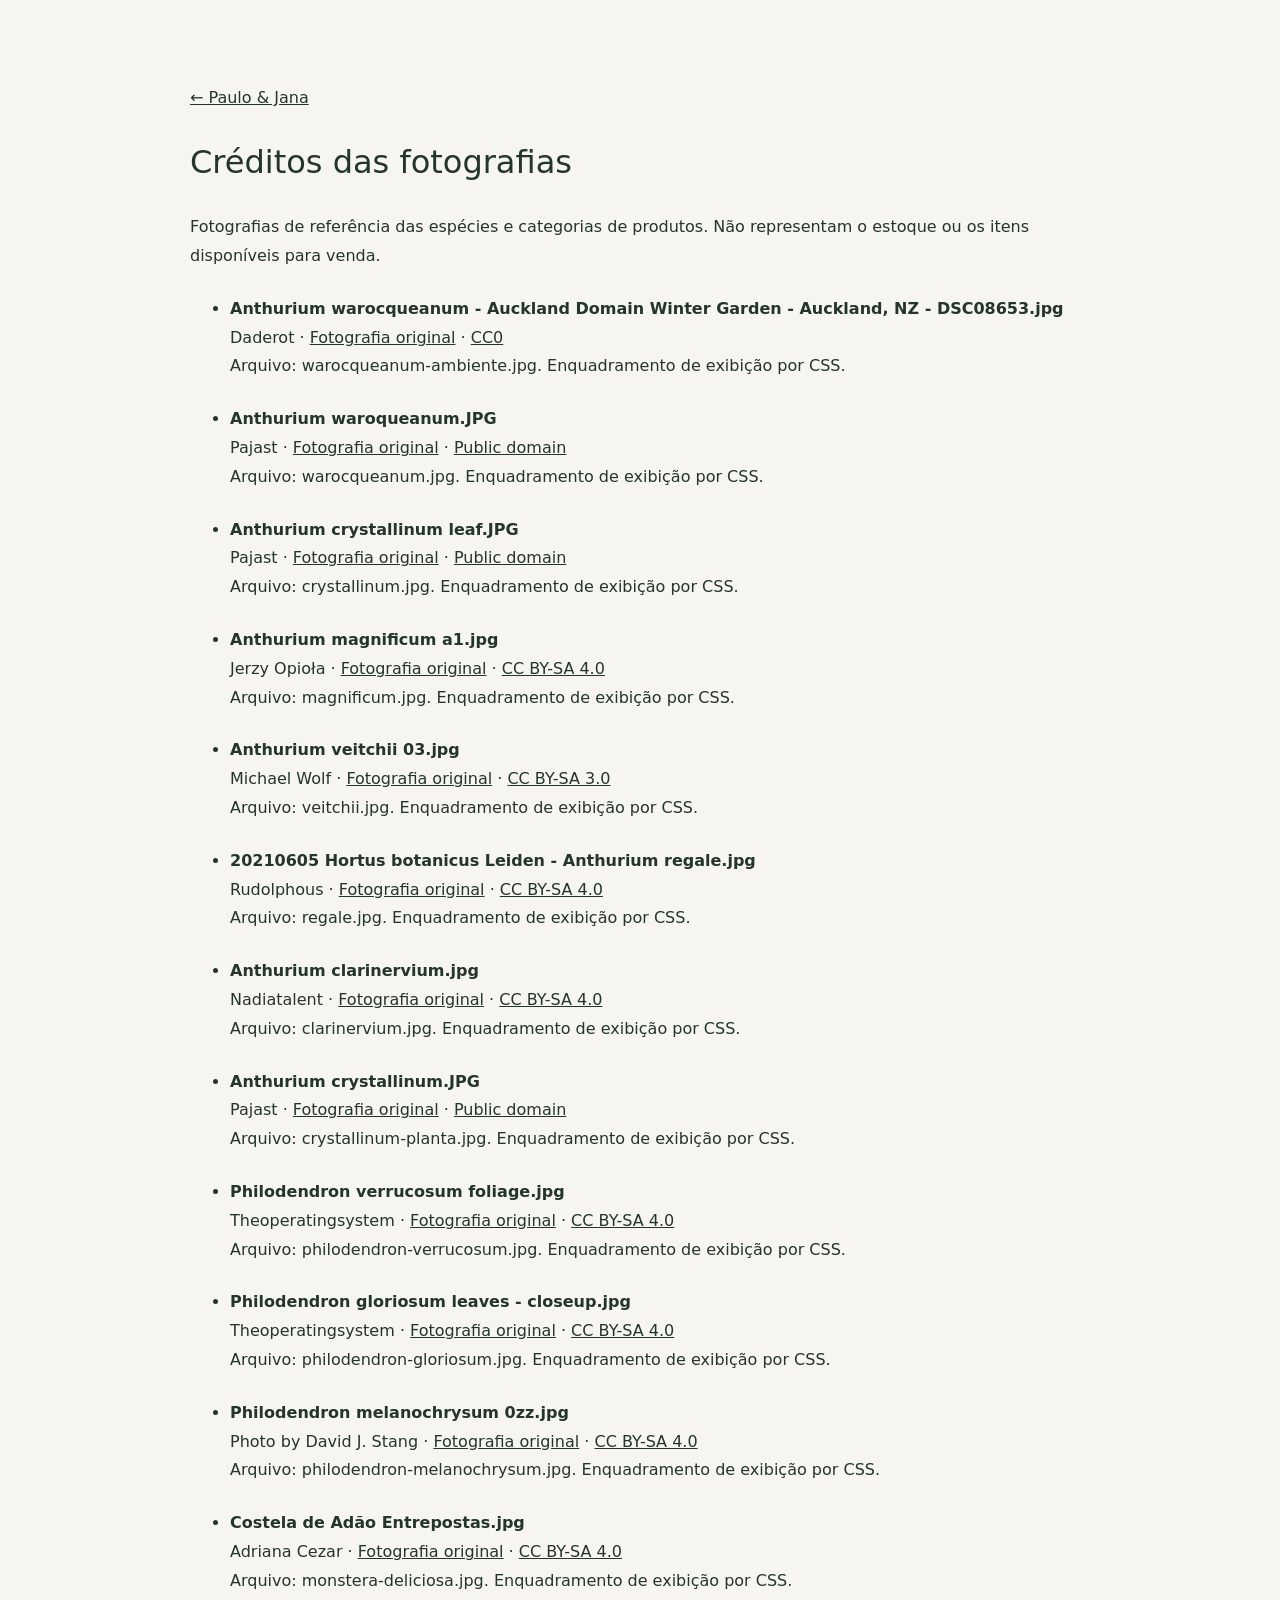
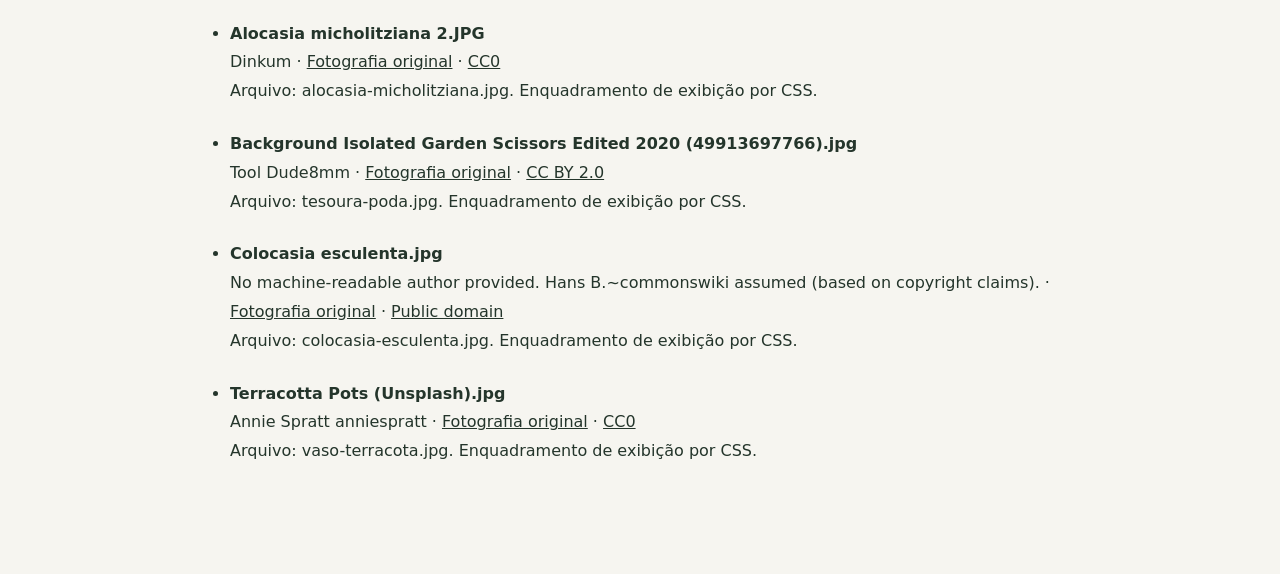
<file: Content/Imagens/Botanica/creditos.html>
﻿<!DOCTYPE html><html lang="pt-BR"><meta charset="utf-8"><meta name="viewport" content="width=device-width,initial-scale=1"><title>Créditos das fotografias | Paulo & Jana</title><style>body{font:16px/1.8 system-ui;color:#24352b;background:#f6f5f0;max-width:900px;margin:60px auto;padding:24px}a{color:inherit}li{margin:24px 0;overflow-wrap:anywhere}h1{font-weight:400}</style><a href="../../../">← Paulo & Jana</a><h1>Créditos das fotografias</h1><p>Fotografias de referência das espécies e categorias de produtos. Não representam o estoque ou os itens disponíveis para venda.</p><ul><li><strong>Anthurium warocqueanum - Auckland Domain Winter Garden - Auckland, NZ - DSC08653.jpg</strong><br>Daderot · <a href="https://commons.wikimedia.org/wiki/File:Anthurium_warocqueanum_-_Auckland_Domain_Winter_Garden_-_Auckland,_NZ_-_DSC08653.jpg">Fotografia original</a> · <a href="http://creativecommons.org/publicdomain/zero/1.0/deed.en">CC0</a><br>Arquivo: warocqueanum-ambiente.jpg. Enquadramento de exibição por CSS.</li><li><strong>Anthurium waroqueanum.JPG</strong><br>Pajast · <a href="https://commons.wikimedia.org/wiki/File:Anthurium_waroqueanum.JPG">Fotografia original</a> · <a href="https://creativecommons.org/publicdomain/mark/1.0/">Public domain</a><br>Arquivo: warocqueanum.jpg. Enquadramento de exibição por CSS.</li><li><strong>Anthurium crystallinum leaf.JPG</strong><br>Pajast · <a href="https://commons.wikimedia.org/wiki/File:Anthurium_crystallinum_leaf.JPG">Fotografia original</a> · <a href="https://creativecommons.org/publicdomain/mark/1.0/">Public domain</a><br>Arquivo: crystallinum.jpg. Enquadramento de exibição por CSS.</li><li><strong>Anthurium magnificum a1.jpg</strong><br>Jerzy Opioła · <a href="https://commons.wikimedia.org/wiki/File:Anthurium_magnificum_a1.jpg">Fotografia original</a> · <a href="https://creativecommons.org/licenses/by-sa/4.0">CC BY-SA 4.0</a><br>Arquivo: magnificum.jpg. Enquadramento de exibição por CSS.</li><li><strong>Anthurium veitchii 03.jpg</strong><br>Michael Wolf · <a href="https://commons.wikimedia.org/wiki/File:Anthurium_veitchii_03.jpg">Fotografia original</a> · <a href="https://creativecommons.org/licenses/by-sa/3.0">CC BY-SA 3.0</a><br>Arquivo: veitchii.jpg. Enquadramento de exibição por CSS.</li><li><strong>20210605 Hortus botanicus Leiden - Anthurium regale.jpg</strong><br>Rudolphous · <a href="https://commons.wikimedia.org/wiki/File:20210605_Hortus_botanicus_Leiden_-_Anthurium_regale.jpg">Fotografia original</a> · <a href="https://creativecommons.org/licenses/by-sa/4.0">CC BY-SA 4.0</a><br>Arquivo: regale.jpg. Enquadramento de exibição por CSS.</li><li><strong>Anthurium clarinervium.jpg</strong><br>Nadiatalent · <a href="https://commons.wikimedia.org/wiki/File:Anthurium_clarinervium.jpg">Fotografia original</a> · <a href="https://creativecommons.org/licenses/by-sa/4.0">CC BY-SA 4.0</a><br>Arquivo: clarinervium.jpg. Enquadramento de exibição por CSS.</li><li><strong>Anthurium crystallinum.JPG</strong><br>Pajast · <a href="https://commons.wikimedia.org/wiki/File:Anthurium_crystallinum.JPG">Fotografia original</a> · <a href="https://creativecommons.org/publicdomain/mark/1.0/">Public domain</a><br>Arquivo: crystallinum-planta.jpg. Enquadramento de exibição por CSS.</li><li><strong>Philodendron verrucosum foliage.jpg</strong><br>Theoperatingsystem · <a href="https://commons.wikimedia.org/wiki/File:Philodendron_verrucosum_foliage.jpg">Fotografia original</a> · <a href="https://creativecommons.org/licenses/by-sa/4.0">CC BY-SA 4.0</a><br>Arquivo: philodendron-verrucosum.jpg. Enquadramento de exibição por CSS.</li><li><strong>Philodendron gloriosum leaves - closeup.jpg</strong><br>Theoperatingsystem · <a href="https://commons.wikimedia.org/wiki/File:Philodendron_gloriosum_leaves_-_closeup.jpg">Fotografia original</a> · <a href="https://creativecommons.org/licenses/by-sa/4.0">CC BY-SA 4.0</a><br>Arquivo: philodendron-gloriosum.jpg. Enquadramento de exibição por CSS.</li><li><strong>Philodendron melanochrysum 0zz.jpg</strong><br>Photo by David J. Stang · <a href="https://commons.wikimedia.org/wiki/File:Philodendron_melanochrysum_0zz.jpg">Fotografia original</a> · <a href="https://creativecommons.org/licenses/by-sa/4.0">CC BY-SA 4.0</a><br>Arquivo: philodendron-melanochrysum.jpg. Enquadramento de exibição por CSS.</li><li><strong>Costela de Adão Entrepostas.jpg</strong><br>Adriana Cezar · <a href="https://commons.wikimedia.org/wiki/File:Costela_de_Ad%C3%A3o_Entrepostas.jpg">Fotografia original</a> · <a href="https://creativecommons.org/licenses/by-sa/4.0">CC BY-SA 4.0</a><br>Arquivo: monstera-deliciosa.jpg. Enquadramento de exibição por CSS.</li><li><strong>Alocasia micholitziana 2.JPG</strong><br>Dinkum · <a href="https://commons.wikimedia.org/wiki/File:Alocasia_micholitziana_2.JPG">Fotografia original</a> · <a href="http://creativecommons.org/publicdomain/zero/1.0/deed.en">CC0</a><br>Arquivo: alocasia-micholitziana.jpg. Enquadramento de exibição por CSS.</li><li><strong>Background Isolated Garden Scissors Edited 2020 (49913697766).jpg</strong><br>Tool Dude8mm · <a href="https://commons.wikimedia.org/wiki/File:Background_Isolated_Garden_Scissors_Edited_2020_(49913697766).jpg">Fotografia original</a> · <a href="https://creativecommons.org/licenses/by/2.0">CC BY 2.0</a><br>Arquivo: tesoura-poda.jpg. Enquadramento de exibição por CSS.</li><li><strong>Colocasia esculenta.jpg</strong><br>No machine-readable author provided. Hans B.~commonswiki assumed (based on copyright claims). · <a href="https://commons.wikimedia.org/wiki/File:Colocasia_esculenta.jpg">Fotografia original</a> · <a href="https://creativecommons.org/publicdomain/mark/1.0/">Public domain</a><br>Arquivo: colocasia-esculenta.jpg. Enquadramento de exibição por CSS.</li><li><strong>Terracotta Pots (Unsplash).jpg</strong><br>Annie Spratt anniespratt · <a href="https://commons.wikimedia.org/wiki/File:Terracotta_Pots_(Unsplash).jpg">Fotografia original</a> · <a href="http://creativecommons.org/publicdomain/zero/1.0/deed.en">CC0</a><br>Arquivo: vaso-terracota.jpg. Enquadramento de exibição por CSS.</li></ul></html>
</file>
<file: Content/css/paulo-jana.css>
:root{--ink:#25382e;--muted:#69736a;--paper:#f8f7f3;--cream:#efeee7;--line:#d9ddd5;--sage:#6a7e64}
*{box-sizing:border-box}html{scroll-behavior:smooth;scroll-padding-top:118px}body{margin:0;background:var(--paper);color:var(--ink);font-family:Poppins,"Helvetica Neue",sans-serif;font-weight:300;-webkit-font-smoothing:antialiased}body.dialog-open{overflow:hidden}a{color:inherit;text-decoration:none}button,input{font:inherit}button{color:inherit;cursor:pointer}button:disabled{cursor:default;opacity:.65}button:focus-visible,a:focus-visible{outline:2px solid var(--sage);outline-offset:6px}img{display:block;max-width:100%}h1,h2,h3,p{margin:0}h1,h2,h3{font-weight:300}em{font-style:normal;color:var(--sage)}[hidden]{display:none!important}.skip-link{position:fixed;top:-80px;left:16px;padding:12px;background:#fff;z-index:100}.skip-link:focus{top:12px}
.site-header{height:110px;padding:0 max(4.4vw,24px);display:flex;align-items:center;justify-content:space-between;background:rgba(248,247,243,.97);position:sticky;top:0;z-index:20;border-bottom:1px solid rgba(37,56,46,.08)}.brand{display:block;width:300px;flex-shrink:0;margin-left:-40px}.brand img{width:100%;height:auto}.site-header nav{display:flex;align-items:center;gap:36px;font-size:12px;font-weight:400}.site-header nav a{padding:12px 0}.site-header nav a:hover{color:var(--sage)}.nav-contact{border-bottom:1px solid var(--ink);margin-left:20px}.nav-contact span{margin-left:24px}#menu-toggle{display:none}.section-shell{padding:100px max(6.2vw,24px);max-width:1800px;margin:auto}.eyebrow{text-transform:uppercase;letter-spacing:.2em;font-size:10px;font-weight:500;line-height:1.8}.button{display:inline-flex;gap:42px;justify-content:space-between;align-items:center;padding:17px 27px;border:1px solid transparent;border-radius:40px;font-size:12px;font-weight:400;transition:background .2s,transform .2s}.button-dark{background:var(--ink);color:#fff}.button-dark:hover:not(:disabled){background:#3c5542;transform:translateY(-2px)}.text-link{font-size:12px;font-weight:400;display:inline-flex;gap:28px;border-bottom:1px solid var(--line);padding-bottom:10px}.text-link:hover{border-color:var(--ink)}
.hero{display:grid;grid-template-columns:1fr 1fr;min-height:650px;height:min(760px,calc(100svh - 110px));max-height:900px}.hero-copy{padding:68px 7vw 38px;display:flex;flex-direction:column;align-items:flex-start;justify-content:center;background:var(--cream)}.hero-copy .eyebrow{display:flex;align-items:center;gap:12px}.eyebrow>span{height:6px;width:6px;border-radius:50%;background:var(--sage)}.hero h1{font-size:clamp(48px,4.5vw,78px);line-height:1.17;letter-spacing:-.055em;margin:24px 0}.hero-description{font-size:14px;line-height:1.95;color:var(--muted);margin-bottom:28px}.hero-footnote{display:flex;align-items:center;gap:14px;font-size:9px;margin-top:45px;color:var(--muted)}.fine-line{width:30px;height:1px;background:#a4afa1}.hero-photo{position:relative;overflow:hidden;background:#243527}.hero-photo>img{width:100%;height:100%;object-fit:cover;object-position:50% 44%}.hero-photo:after{content:"";position:absolute;inset:50% 0 0;background:linear-gradient(transparent,rgba(11,27,15,.72));pointer-events:none}.hero-photo-caption{position:absolute;bottom:35px;left:36px;right:36px;z-index:1;color:#fff;display:flex;justify-content:space-between;align-items:center}.hero-photo-caption span{font-size:9px;letter-spacing:.18em;text-transform:uppercase}.hero-photo-caption p{font-size:16px;margin-top:6px}.hero-photo-caption a{width:42px;height:42px;border:1px solid #ffffff70;border-radius:50%;display:grid;place-items:center}.brand-strip{display:flex;justify-content:center;align-items:center;gap:7vw;padding:24px;font-size:9px;letter-spacing:.13em;text-transform:uppercase;border-bottom:1px solid var(--line)}.brand-strip span:nth-child(even){font-size:17px;color:var(--sage)}
.introduction{text-align:center;padding-top:115px;padding-bottom:115px}.introduction h2{font-size:clamp(28px,3vw,45px);line-height:1.4;letter-spacing:-.04em;margin:22px 0}.introduction>p:not(.eyebrow){color:var(--muted);font-size:13px;line-height:2}.introduction .text-link{margin-top:26px}.collection{padding-top:52px;background:#f1f2ec}.section-heading{display:flex;justify-content:space-between;align-items:flex-end;gap:32px}.section-heading h2{font-size:clamp(32px,3.4vw,52px);line-height:1.25;letter-spacing:-.045em;margin-top:14px}.section-heading>p{font-size:12px;line-height:1.95;color:var(--muted);padding-bottom:3px}.filter-row{display:flex;justify-content:space-between;align-items:center;gap:20px;margin:38px 0 34px;padding-bottom:22px;border-bottom:1px solid #d6dcd1}.filters{display:flex;gap:9px;flex-wrap:wrap}.filters button{border:1px solid #ced5ca;border-radius:30px;padding:10px 17px;background:none;font-size:10px;font-weight:400;transition:all .2s}.filters button.active{color:#fff;background:var(--ink);border-color:var(--ink)}#collection-count{font-size:10px;color:var(--muted);white-space:nowrap}.plant-grid{display:grid;grid-template-columns:repeat(3,minmax(0,1fr));gap:42px 24px;align-items:start}.plant-card:nth-child(3n+2){padding-top:45px}.plant-image{display:block;position:relative;width:100%;padding:0;border:0;background:#d5ddce;overflow:hidden;border-radius:3px}.plant-image img{width:100%;height:430px;object-fit:cover;transition:transform .6s}.plant-card:nth-child(3n+2) .plant-image img{height:370px}.plant-image:hover img{transform:scale(1.04)}.image-tag{position:absolute;top:17px;left:17px;padding:7px 11px;background:rgba(248,247,243,.94);font-size:9px;letter-spacing:.015em;border-radius:2px}.image-arrow{position:absolute;bottom:15px;right:15px;border-radius:50%;background:var(--paper);height:36px;width:36px;display:grid;place-items:center;font-size:18px}.plant-caption{display:flex;justify-content:space-between;padding:19px 0 17px;gap:12px}.plant-genus{font-size:9px;font-weight:400;letter-spacing:.15em;text-transform:uppercase;color:var(--muted)}.plant-caption h3{font-size:24px;line-height:1.4;letter-spacing:-.035em}.plant-caption h3 button{padding:0;border:0;background:none;text-align:left;font-weight:300}.plant-caption p{font-size:10px;color:var(--muted);margin-top:5px}.plant-number{font-size:10px;padding-top:6px;color:#82907e}.plant-bottom{border-top:1px solid #d6dcd1;padding-top:13px;display:flex;justify-content:space-between;gap:10px;font-size:9px;color:var(--muted)}.plant-bottom button{border:0;padding:0;background:none;font-size:10px;font-weight:400;color:var(--ink)}.plant-bottom button span{margin-left:8px}.reference-note{font-size:10px;color:var(--muted);line-height:1.9;text-align:center;margin-top:48px}
.feature{display:grid;grid-template-columns:1fr 1fr;background:var(--ink);color:var(--paper);min-height:590px}.feature-image img{height:100%;width:100%;max-height:680px;object-fit:cover}.feature-copy{padding:80px 7vw;display:flex;flex-direction:column;justify-content:center;align-items:flex-start}.feature h2{font-size:clamp(34px,3.5vw,54px);line-height:1.28;letter-spacing:-.045em;margin:24px 0}.feature em{color:#bdc9af}.feature-copy>p:not(.eyebrow){font-size:12px;line-height:2;max-width:350px;color:#d6ded2}.feature .text-link{margin-top:30px;border-color:#788b74;font-size:11px}.care .section-heading h2{font-size:clamp(30px,3vw,44px)}.care-grid{margin-top:54px;display:grid;grid-template-columns:repeat(3,1fr);gap:48px}.care-grid article{border-top:1px solid var(--line);padding-top:25px}.care-number{font-size:9px;letter-spacing:.14em;color:var(--sage);font-weight:500}.care-grid h3{font-size:21px;letter-spacing:-.025em;margin:23px 0 12px}.care-grid p{font-size:12px;line-height:1.95;color:var(--muted);max-width:320px}.contact{text-align:center;background:var(--cream);max-width:none;padding-top:85px;padding-bottom:90px}.contact h2{font-size:clamp(34px,3.6vw,54px);line-height:1.27;letter-spacing:-.045em;margin:24px 0}.contact>p:not(.eyebrow){font-size:12px;line-height:1.9;color:var(--muted);margin-bottom:30px}.site-footer{padding:30px 6vw 22px}.footer-top{display:flex;align-items:center;justify-content:space-between;gap:35px;padding-bottom:22px}.footer-top>p{font-size:11px;line-height:1.8;color:var(--muted)}.footer-brand{width:290px;margin-left:-39px}.footer-bottom{border-top:1px solid var(--line);padding-top:20px;display:flex;justify-content:space-between;gap:20px;font-size:9px;color:var(--muted)}.footer-bottom a{text-decoration:underline;text-underline-offset:3px}
dialog{padding:0;border:0;color:var(--ink);background:var(--paper);max-height:90svh;overscroll-behavior:contain}dialog::backdrop{background:rgba(10,24,14,.7);backdrop-filter:blur(5px)}.product-dialog{width:min(1040px,94vw);border-radius:5px}.dialog-close{position:absolute;right:16px;top:16px;width:40px;height:40px;background:var(--paper);border:1px solid var(--line);border-radius:50%;font-size:25px;z-index:2;line-height:1}.product-layout{display:grid;grid-template-columns:1fr 1fr}.product-visual{padding:24px;background:#e7eadd}.product-visual>button{padding:0;display:block;border:0;background:none;width:100%;cursor:zoom-in}.product-visual>button>img{width:100%;height:480px;object-fit:contain}.thumbnails{display:flex;gap:10px;justify-content:center;margin-top:14px}.thumbnails button{padding:2px;border:1px solid transparent;background:none}.thumbnails button.active{border-color:var(--ink)}.thumbnails img{width:58px;height:58px;object-fit:cover}.product-copy{padding:66px 40px 32px}.product-copy .eyebrow{margin-bottom:24px;font-size:9px}.product-copy h2{font-size:36px;letter-spacing:-.04em;margin:6px 0 18px}.product-copy>p:not(.eyebrow){font-size:12px;line-height:1.9;color:var(--muted)}dl{margin:26px 0}dl>div{display:flex;justify-content:space-between;gap:16px;padding:12px 0;border-bottom:1px solid var(--line);font-size:10px}dt{font-weight:400}dd{text-align:right;margin:0;color:var(--muted)}.product-copy .button{width:100%;font-size:11px;padding:15px 20px;gap:12px}.product-copy .product-reference{font-size:9px!important;margin-top:18px}.photo-dialog{background:#132017;width:min(1100px,95vw);height:92svh;max-height:92svh}.photo-dialog>img{width:100%;height:100%;object-fit:contain}
@media(min-width:1700px){.hero-copy{padding-left:10vw}.plant-image img{height:530px}.plant-card:nth-child(3n+2) .plant-image img{height:470px}}
@media(max-width:1000px){.site-header{padding:0 24px}.site-header nav{gap:22px}.nav-contact{margin-left:0}.brand{width:265px;margin-left:-36px}.hero{min-height:610px;height:auto}.hero-copy{padding:55px 5vw}.hero h1{font-size:49px}.hero-footnote{font-size:8px}.section-shell{padding:75px 5vw}.plant-image img{height:320px}.plant-card:nth-child(3n+2) .plant-image img{height:280px}.plant-caption h3{font-size:21px}.plant-bottom{flex-direction:column;align-items:flex-start}.feature-copy{padding:60px 5vw}.feature{min-height:500px}.care-grid{gap:26px}.footer-top{gap:22px}.footer-brand{width:250px}.product-copy{padding:64px 26px 26px}.product-copy h2{font-size:30px}}
@media(max-width:700px){html{scroll-padding-top:85px}.site-header{height:82px;padding:0 22px}.brand{width:242px;margin-left:-33px}#menu-toggle{display:flex;flex-direction:column;gap:6px;width:42px;height:42px;justify-content:center;align-items:center;border:1px solid var(--line);background:transparent;border-radius:50%}#menu-toggle span{width:17px;height:1px;background:var(--ink)}.site-header nav{display:none;position:absolute;top:82px;left:0;right:0;background:var(--paper);padding:24px;border-bottom:1px solid var(--line);flex-direction:column;align-items:stretch;gap:10px}.site-header nav.open{display:flex}.nav-contact{border-bottom:0}.hero{grid-template-columns:1fr;min-height:0;max-height:none;height:auto}.hero-copy{padding:46px 28px 38px}.hero h1{font-size:49px;line-height:1.16;margin:21px 0}.hero-description{font-size:12px;margin-bottom:24px}.hero-footnote{margin-top:28px;font-size:9px}.hero-photo{height:450px}.hero-photo>img{object-position:50% 42%}.hero-photo-caption{left:24px;right:24px;bottom:24px}.hero-photo-caption p{font-size:13px}.brand-strip{padding:19px 16px;gap:18px;font-size:8px;letter-spacing:.05em;justify-content:space-around}.brand-strip span:nth-child(4),.brand-strip span:nth-child(5){display:none}.section-shell{padding:64px 24px}.introduction h2{font-size:29px}.introduction>p:not(.eyebrow){font-size:12px}.desktop-break{display:none}.section-heading{align-items:flex-start;flex-direction:column;gap:18px}.section-heading h2{font-size:37px}.section-heading>p{font-size:11px}.filter-row{align-items:flex-start;margin:26px 0;gap:12px;flex-direction:column}.filters{gap:6px}.filters button{font-size:9px;padding:9px 12px}.plant-grid{grid-template-columns:repeat(2,minmax(0,1fr));gap:28px 14px}.plant-card:nth-child(3n+2){padding-top:0}.plant-image img,.plant-card:nth-child(3n+2) .plant-image img{height:240px}.image-tag{font-size:7px;top:9px;left:7px;padding:5px 6px;max-width:calc(100% - 14px)}.image-arrow{width:29px;height:29px;bottom:9px;right:9px;font-size:16px}.plant-caption{gap:3px;padding:13px 0}.plant-caption h3{font-size:18px;overflow-wrap:anywhere}.plant-number{display:none}.plant-genus{font-size:8px}.plant-caption p{font-size:9px;line-height:1.6;min-height:29px}.plant-bottom{font-size:8px;line-height:1.6}.reference-note{font-size:9px;margin-top:32px}.feature{grid-template-columns:1fr}.feature-image{height:340px}.feature-copy{padding:50px 28px}.feature h2{font-size:40px}.care-grid{grid-template-columns:1fr;gap:32px;margin-top:34px}.care-grid h3{margin-top:15px}.care-grid p{max-width:100%}.care .section-heading h2{font-size:31px}.contact h2{font-size:36px}.site-footer{padding:20px 24px}.footer-top{align-items:flex-start;flex-direction:column;gap:18px;padding-bottom:28px}.footer-brand{width:270px;margin-left:-37px;margin-bottom:-18px}.footer-top .text-link{font-size:11px}.footer-bottom{flex-wrap:wrap;font-size:9px;line-height:1.8;gap:12px 20px}.product-layout{grid-template-columns:1fr}.product-visual{padding:20px}.product-visual>button>img{height:330px}.product-copy{padding:30px 24px}.product-copy h2{font-size:34px}.product-dialog{max-height:92svh}.photo-dialog{height:88svh}}
@media(max-width:370px){.plant-grid{grid-template-columns:1fr}.plant-image img,.plant-card:nth-child(3n+2) .plant-image img{height:360px}.plant-caption h3{font-size:25px}.hero h1{font-size:43px}.hero-copy{padding-left:24px;padding-right:24px}}
@media(prefers-reduced-motion:reduce){html{scroll-behavior:auto}*,*:before,*:after{transition:none!important;animation:none!important}}

/* Loja: categorias, busca e vitrine de produtos. */
.sr-only{position:absolute;width:1px;height:1px;padding:0;margin:-1px;overflow:hidden;clip:rect(0,0,0,0);white-space:nowrap;border:0}
.site-header nav a[aria-current=page]{color:var(--ink);font-weight:500;border-bottom:1px solid var(--ink)}
.home-shop-link{text-align:center;margin-top:25px}.home-shop-link p{font-size:11px;color:var(--muted);margin-top:12px}
.shop-page .section-shell{padding-left:6.2vw;padding-right:6.2vw}
.shop-intro{background:var(--cream);padding-top:27px;padding-bottom:44px;max-width:none}
.shop-breadcrumb{display:flex;gap:12px;font-size:10px;color:var(--muted);margin-bottom:30px}.shop-breadcrumb a:hover{text-decoration:underline}
.shop-intro-row{display:grid;grid-template-columns:1fr 42%;gap:50px;align-items:center}
.shop-intro h1{font-size:clamp(38px,4.2vw,64px);line-height:1.15;letter-spacing:-.055em;margin:17px 0}
.shop-intro-row>div>p:not(.eyebrow){font-size:12px;line-height:1.9;color:var(--muted)}
.shop-intro-image{height:275px;position:relative;overflow:hidden;border-radius:2px}
.shop-intro-image img{width:100%;height:100%;object-fit:cover;object-position:50% 43%}
.shop-intro-image:after{content:"";position:absolute;inset:30% 0 0;background:linear-gradient(transparent,#13251ca8)}
.shop-intro-image span{position:absolute;bottom:22px;left:24px;right:24px;color:#fff;z-index:1;font-size:10px;letter-spacing:.06em}
.shop-categories{padding-top:40px;padding-bottom:42px;border-bottom:1px solid var(--line)}
.shop-section-label{display:flex;justify-content:space-between;align-items:center;gap:15px;margin-bottom:24px}.shop-section-label>span{font-size:10px;color:var(--muted)}
.category-tiles{display:grid;grid-template-columns:repeat(6,minmax(0,1fr));gap:28px}
.category-tile{background:none;border:0;display:flex;flex-direction:column;align-items:center;padding:0;gap:10px}
.category-photo{display:block;width:92px;height:92px;border-radius:50%;overflow:hidden;border:4px solid var(--paper);outline:1px solid var(--line);transition:all .2s}
.category-photo img{width:100%;height:100%;object-fit:cover;transition:transform .4s}
.category-tile:hover img{transform:scale(1.06)}.category-tile.active .category-photo{outline:2px solid var(--ink)}
.category-tile>span:not(.category-photo){font-size:12px;font-weight:400}.category-tile small{font-size:9px;color:var(--muted);margin-top:-7px}
.shop-catalog{padding-top:48px;padding-bottom:72px}
.shop-catalog-heading{display:flex;align-items:center;justify-content:space-between;gap:32px;margin-bottom:32px}
.shop-catalog-heading h2{font-size:38px;letter-spacing:-.045em;margin-top:8px}
.shop-search{display:flex;align-items:center;gap:14px;width:440px;background:#fff;border:1px solid var(--line);border-radius:30px;padding:14px 20px}
.shop-search svg{flex-shrink:0;color:var(--sage)}
.shop-search input{width:100%;min-width:0;border:0;background:transparent;outline:none;font-size:11px;color:var(--ink)}
.shop-search:focus-within{outline:2px solid var(--sage);outline-offset:2px}
.shop-body{display:grid;grid-template-columns:190px minmax(0,1fr);gap:42px}
.shop-sidebar{align-self:start;position:sticky;top:140px}.shop-sidebar h3{font-size:13px;font-weight:500;margin-bottom:18px}
.shop-category-list{display:flex;flex-direction:column;gap:2px}.shop-category-list button{display:flex;align-items:center;justify-content:space-between;gap:12px;border:0;background:none;text-align:left;padding:12px 10px;font-size:11px;border-radius:4px}
.shop-category-list button>span:last-child{font-size:9px;color:var(--muted)}.shop-category-list button.active{background:#e7ebdf;color:var(--ink);font-weight:500}.shop-category-list button:hover{background:#ebeee5}
.shop-kind{border:0;border-top:1px solid var(--line);padding:18px 0 0;margin:26px 0 0;min-width:0}
.shop-kind legend{float:left;font-size:11px;font-weight:500;width:100%;margin-bottom:17px}.shop-kind label{display:flex;gap:10px;align-items:center;font-size:10px;clear:both;margin:12px 0;cursor:pointer}.shop-kind input{accent-color:var(--ink);width:15px;height:15px;margin:0}
.shop-reset{font-size:10px;background:none;border:0;border-bottom:1px solid var(--line);padding:8px 0;color:var(--muted);margin-top:8px}
.shop-help{margin-top:34px;background:var(--cream);padding:20px 16px;border-radius:3px}.shop-help .eyebrow{font-size:8px}.shop-help p{font-size:14px;line-height:1.6;margin:12px 0 18px}.shop-help a{font-size:10px;border-bottom:1px solid #bec8b9;padding-bottom:4px}
.shop-results{min-width:0}.shop-results-toolbar{display:flex;align-items:center;justify-content:space-between;gap:12px;padding:0 0 18px;border-bottom:1px solid var(--line);min-height:40px}
.shop-results-toolbar p{font-size:11px;font-weight:400}.shop-results-toolbar>div{display:flex;align-items:center;gap:12px}.shop-results-toolbar label{font-size:10px;color:var(--muted)}
.shop-results-toolbar select{border:0;background:transparent;color:var(--ink);font:inherit;font-size:11px;padding:5px 20px 5px 3px;max-width:160px;cursor:pointer}
.shop-category-description{font-size:10px;color:var(--muted);margin:16px 0 24px;line-height:1.7}
.shop-active-filters{display:flex;flex-wrap:wrap;gap:10px 20px;align-items:center;padding-top:18px;font-size:10px}.shop-active-filters span{background:#e7ebdf;padding:7px 12px;border-radius:20px;overflow-wrap:anywhere;max-width:100%}.shop-active-filters button{padding:5px 0;background:none;border:0;font-size:10px;text-decoration:underline;text-underline-offset:4px}
.shop-grid{display:grid;grid-template-columns:repeat(3,minmax(0,1fr));gap:30px 20px}
.shop-product{min-width:0;border:1px solid #e1e4da;background:#fff;border-radius:5px;overflow:hidden;transition:box-shadow .25s}
.shop-product:hover{box-shadow:0 8px 24px #24352b0b}
.shop-product-photo{position:relative;display:block;overflow:hidden;background:#e7eadd}
.shop-product-photo img{width:100%;height:270px;object-fit:cover;transition:transform .5s}
.shop-product:hover .shop-product-photo img{transform:scale(1.04)}
.shop-product-photo>span{position:absolute;top:13px;left:12px;right:auto;max-width:calc(100% - 24px);font-size:8px;padding:6px 9px;color:var(--ink);background:#f8f7f3ec;border-radius:3px}
.shop-product-photo.shop-object{background:#fff}.shop-product-photo.shop-object img{object-fit:contain;padding:22px}
.shop-product-info{padding:18px}.shop-product-info .plant-genus{font-size:8px}.shop-product-info h3{font-size:20px;letter-spacing:-.035em;line-height:1.25;margin:8px 0;overflow-wrap:anywhere}.shop-product-info>p{color:var(--muted);font-size:10px;line-height:1.6;min-height:32px}
.shop-product-price{font-size:13px;font-weight:400;margin:18px 0}.shop-product-cta{display:flex;justify-content:space-between;align-items:center;border:1px solid var(--line);border-radius:30px;padding:11px 15px;font-size:10px;font-weight:400;transition:all .2s}.shop-product-cta:hover{background:var(--ink);border-color:var(--ink);color:#fff}
.shop-reference{font-size:10px;color:var(--muted);line-height:1.9;margin-top:30px}
.shop-empty{background:var(--cream);padding:60px 30px;text-align:center;border-radius:8px}.shop-empty h3{font-size:26px}.shop-empty p{font-size:12px;color:var(--muted);margin:18px 0 28px}
.shop-closing{padding:64px 24px;text-align:center;background:var(--cream)}.shop-closing h2{font-size:34px;line-height:1.4;letter-spacing:-.04em;margin:20px 0 26px}
#shop-filter-toggle{display:none}
@media(min-width:1700px){.shop-product-photo img{height:340px}}
@media(max-width:1100px){.shop-body{grid-template-columns:165px minmax(0,1fr);gap:25px}.shop-grid{gap:24px 14px}.shop-product-photo img{height:225px}.shop-product-info{padding:13px}.shop-product-info h3{font-size:18px}.category-tiles{gap:15px}.category-photo{width:80px;height:80px}.shop-search{width:370px}}
@media(max-width:900px){.shop-grid{grid-template-columns:repeat(2,minmax(0,1fr))}.shop-intro-image{height:245px}.shop-intro-row{gap:30px}.shop-body{grid-template-columns:155px minmax(0,1fr);gap:22px}.shop-product-photo img{height:260px}.shop-catalog-heading h2{font-size:33px}.shop-search{width:330px}}
@media(max-width:700px){.shop-page .section-shell{padding-left:24px;padding-right:24px}.shop-intro{padding-top:22px;padding-bottom:30px}.shop-breadcrumb{margin-bottom:24px}.shop-intro-row{grid-template-columns:1fr;gap:26px}.shop-intro h1{font-size:44px}.shop-intro-row>div>p:not(.eyebrow){font-size:12px}.shop-intro-image{height:170px}.shop-intro-image span{font-size:9px;left:18px;bottom:16px}.shop-categories{padding-top:28px;padding-bottom:28px}.shop-section-label{display:block;margin-bottom:25px}.shop-section-label>span{display:none}.shop-section-label .eyebrow{font-size:9px}.category-tiles{grid-template-columns:repeat(3,minmax(0,1fr));gap:24px 16px}.category-photo{width:74px;height:74px}.category-tile>span:not(.category-photo){font-size:11px}.category-tile small{font-size:8px}.shop-catalog{padding-top:32px;padding-bottom:45px}.shop-catalog-heading{flex-direction:column;align-items:stretch;gap:20px;margin-bottom:20px}.shop-catalog-heading h2{font-size:33px}.shop-search{width:100%;padding:14px 16px}.shop-search input{font-size:10px}.shop-body{display:block}.shop-sidebar{position:static;display:none;background:#f0f2e9;padding:22px;margin-bottom:22px;border-radius:6px}.shop-sidebar.open{display:block}.shop-category-list button{font-size:12px}.shop-kind label{font-size:12px}.shop-help{display:none}#shop-filter-toggle{display:flex;width:100%;justify-content:space-between;align-items:center;font-size:11px;padding:13px 16px;border:1px solid var(--line);border-radius:4px;background:transparent;margin-bottom:22px}.shop-results-toolbar label{display:none}.shop-results-toolbar{padding-bottom:12px}.shop-results-toolbar select{font-size:10px}.shop-grid{gap:19px 12px}.shop-product-photo img{height:210px}.shop-product-photo>span{font-size:7px;left:7px;top:8px;padding:5px 6px;max-width:calc(100% - 14px)}.shop-product-info{padding:12px 10px}.shop-product-info h3{font-size:17px;min-height:43px}.shop-product-info .plant-genus{font-size:7px}.shop-product-info>p{font-size:9px;min-height:43px}.shop-product-price{font-size:11px;margin:14px 0}.shop-product-cta{font-size:9px;padding:10px}.shop-reference{font-size:9px}.shop-closing h2{font-size:29px}.shop-category-description{font-size:10px}}
@media(max-width:370px){.shop-grid{grid-template-columns:1fr}.shop-product-photo img{height:320px}.shop-product-info h3{min-height:0;font-size:23px}.shop-product-info>p{min-height:0}.shop-product-info{padding:18px}.shop-product-price{font-size:13px}.category-photo{width:62px;height:62px}}

/* Detalhes de produto e checkout lateral do fluxo LEVE. */
.details-page{padding-top:38px;padding-bottom:75px}
.detail-breadcrumb{display:flex;gap:14px;font-size:11px;color:var(--muted);margin-bottom:32px}
.detail-breadcrumb a{text-decoration:underline;text-underline-offset:4px}
.detail-columns{display:grid;grid-template-columns:minmax(0,1fr) minmax(0,1fr);gap:65px;align-items:start}
.detail-image-button{width:100%;padding:20px;border:0;border-radius:12px;background:#e7eadd;cursor:zoom-in}
#imgPrincipal{height:620px;width:100%;object-fit:contain}
.produto-gallery .reference-note{margin-top:18px;text-align:left}
.detail-copy{padding-top:20px}
.detail-copy .eyebrow{margin-bottom:28px}
.detail-copy h1{font-size:clamp(34px,3.4vw,52px);line-height:1.2;letter-spacing:-.045em;margin:8px 0 14px;overflow-wrap:anywhere}
.detail-label{font-size:13px;color:var(--muted)}
.detail-price{font-size:25px;margin-top:32px}
.detail-availability{font-size:11px;color:var(--muted);margin:8px 0 22px}
#comprar-agora{width:100%;margin-bottom:10px}
.checkout-demo-note{font-size:10px;line-height:1.7;color:var(--muted)}
.pagamentos{display:flex;gap:28px;font-size:11px;margin:24px 0;padding-bottom:22px;border-bottom:1px solid var(--line)}
.detail-description{font-size:13px;line-height:1.95;color:var(--muted)}
.detail-delivery{font-size:11px;line-height:1.9;background:var(--cream);border-radius:10px;padding:18px;margin:24px 0}
.produtos-relacionados{border-top:1px solid var(--line);margin-top:70px;padding-top:40px}
.produtos-relacionados h2{font-size:30px;letter-spacing:-.035em;margin:12px 0 28px}
.related-grid{display:grid;grid-template-columns:repeat(5,minmax(0,1fr));gap:20px}
.related-card{min-width:0}
.related-card img{width:100%;height:230px;object-fit:cover;border-radius:8px}
.related-card h3{font-size:19px;margin:12px 0 6px;overflow-wrap:anywhere}
.related-card p{font-size:10px;color:var(--muted)}
.leve-checkout{position:fixed;inset:0;margin:0 0 0 auto;width:460px;max-width:100%;height:100svh;max-height:100svh;overflow-y:auto;padding:28px;border-left:1px solid var(--line)}
.offcanvas-header{padding-right:36px;padding-bottom:24px;border-bottom:1px solid var(--line)}
.offcanvas-header h2{font-size:26px;margin-top:10px;letter-spacing:-.03em}
.leve-checkout .dialog-close{position:fixed;right:14px;top:14px}
.checkout-summary{display:flex;gap:18px;align-items:center;margin:24px 0 18px}
.checkout-summary img{width:86px;height:106px;object-fit:cover;border-radius:8px}
.checkout-summary h3{font-size:22px;overflow-wrap:anywhere}
.checkout-summary p{font-size:12px;color:var(--muted);margin-top:5px}
.leve-checkout fieldset{padding:0;margin:25px 0;border:0;min-width:0}
.leve-checkout legend{font-size:16px;margin-bottom:14px;font-weight:400}
.leve-checkout label{font-size:11px;display:block;margin-bottom:6px}
.leve-checkout input:not([type=radio]){display:block;width:100%;min-width:0;height:43px;padding:9px 14px;border:1px solid var(--line);border-radius:24px;background:#fff;color:var(--ink);margin-bottom:13px;font-size:13px}
.leve-checkout input:focus-visible{outline:2px solid var(--sage);outline-offset:2px}
.checkout-address-row{display:grid;grid-template-columns:1fr 65px;gap:12px}
.leve-checkout .payment-option{display:flex;align-items:center;gap:12px;padding:16px;margin-bottom:10px;border:1px solid var(--line);border-radius:12px;font-size:12px;cursor:pointer}
.payment-option:has(input:checked){border-color:var(--ink);background:#e8eddf}
.payment-option input{accent-color:var(--ink);width:17px;height:17px;margin:0}
.checkout-totals{border-top:1px solid var(--line);padding-top:15px;margin-bottom:22px}
.checkout-totals>div{display:flex;justify-content:space-between;gap:12px;margin:12px 0;font-size:12px}
.checkout-totals strong{font-weight:500}
.leve-checkout .button{width:100%}
.checkout-success{text-align:center;padding:35px 0}
.success-mark{display:grid;place-items:center;width:60px;height:60px;border-radius:50%;background:#e0e7d8;color:var(--ink);margin:0 auto 20px;font-size:26px}
.checkout-success h3{font-size:25px;margin-bottom:18px}
.checkout-success p{font-size:12px;line-height:1.9;color:var(--muted);margin-bottom:20px}
@media(max-width:1000px){.detail-columns{gap:32px}#imgPrincipal{height:530px}.related-grid{grid-template-columns:repeat(3,minmax(0,1fr))}.related-card img{height:240px}}
@media(max-width:700px){.details-page{padding-top:24px}.detail-columns{grid-template-columns:1fr;gap:24px}.detail-copy{padding-top:0}.detail-copy h1{font-size:36px}.detail-copy .eyebrow{margin-bottom:18px}#imgPrincipal{height:380px}.detail-image-button{padding:12px}.detail-price{margin-top:25px}.related-grid{grid-template-columns:repeat(2,minmax(0,1fr));gap:24px 14px}.related-card img{height:210px}.related-card h3{font-size:18px}.produtos-relacionados h2{font-size:25px}.leve-checkout{padding:24px;width:100%}.detail-breadcrumb{font-size:10px}}
</file>
